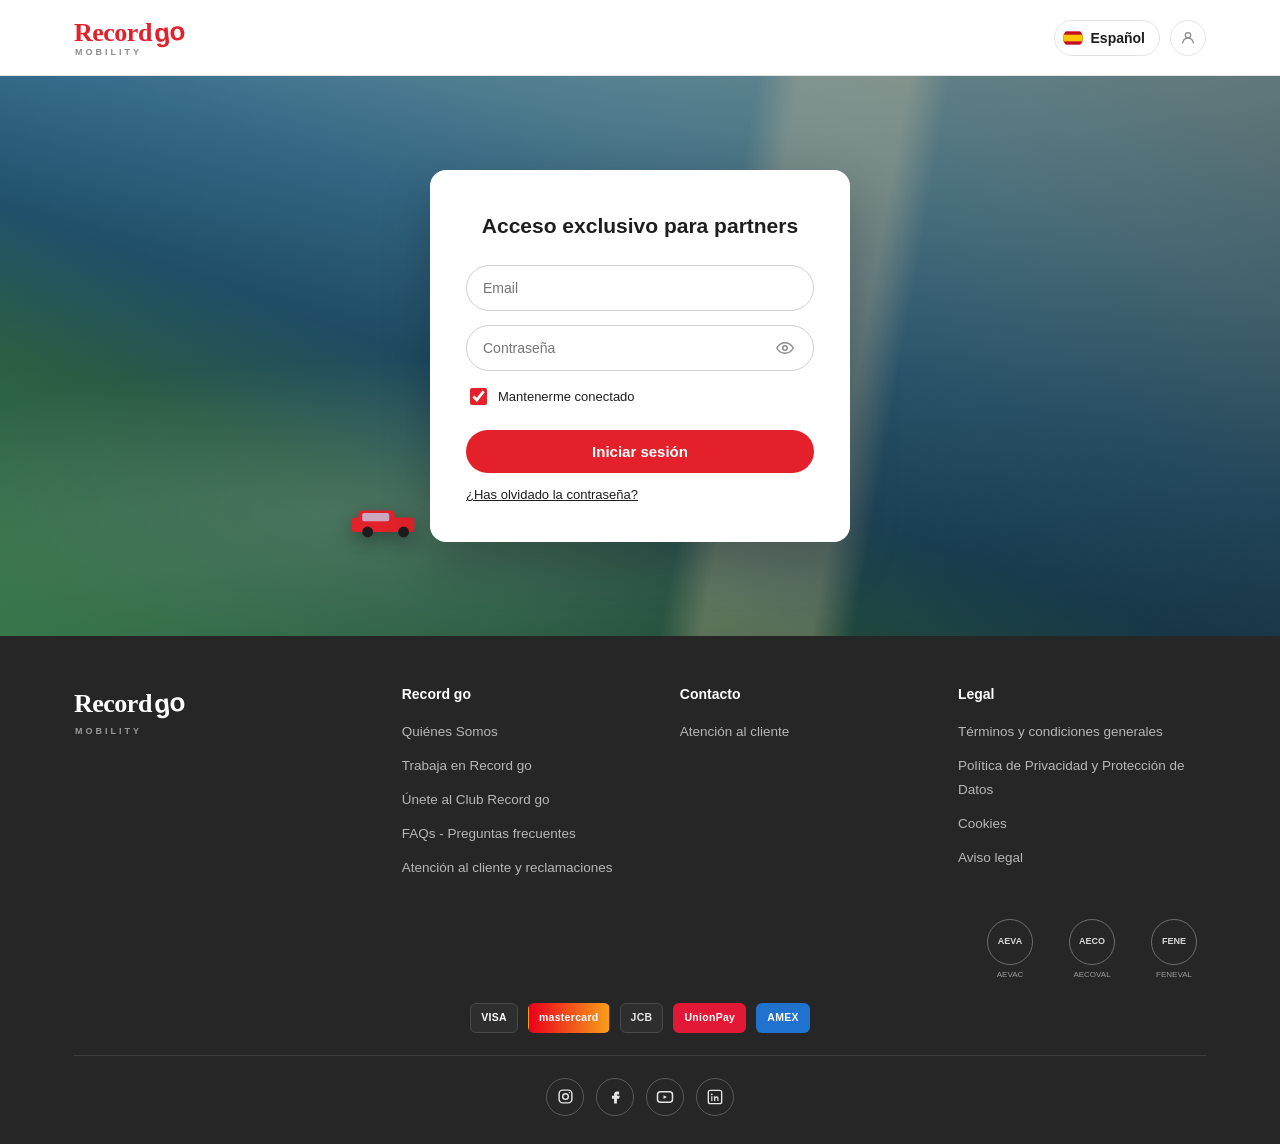
<file: index.html>
<!doctype html>
<html lang="es">
<head>
<meta charset="UTF-8" />
<meta name="viewport" content="width=device-width, initial-scale=1.0" />
<title>Record go | Partner Portal</title>
<meta name="description" content="Portal de partners de Record go: consulta y gestiona reservas, contratos, cargos, facturas y documentación." />
<link rel="icon" href="data:image/svg+xml,%3Csvg xmlns='http://www.w3.org/2000/svg' viewBox='0 0 100 100'%3E%3Crect width='100' height='100' rx='20' fill='%23E4212B'/%3E%3Ctext x='50' y='68' font-size='60' font-family='Arial, sans-serif' font-weight='900' fill='white' text-anchor='middle'%3ER%3C/text%3E%3C/svg%3E">
<link rel="stylesheet" href="assets/css/style.css" />
</head>
<body>

<div id="header-root"></div>

<main id="app" role="main"></main>

<div id="footer-root"></div>

<!-- Overlays / Modals -->
<div id="overlay-root"></div>

<script src="assets/js/data.js"></script>
<script src="assets/js/app.js"></script>
</body>
</html>
</file>
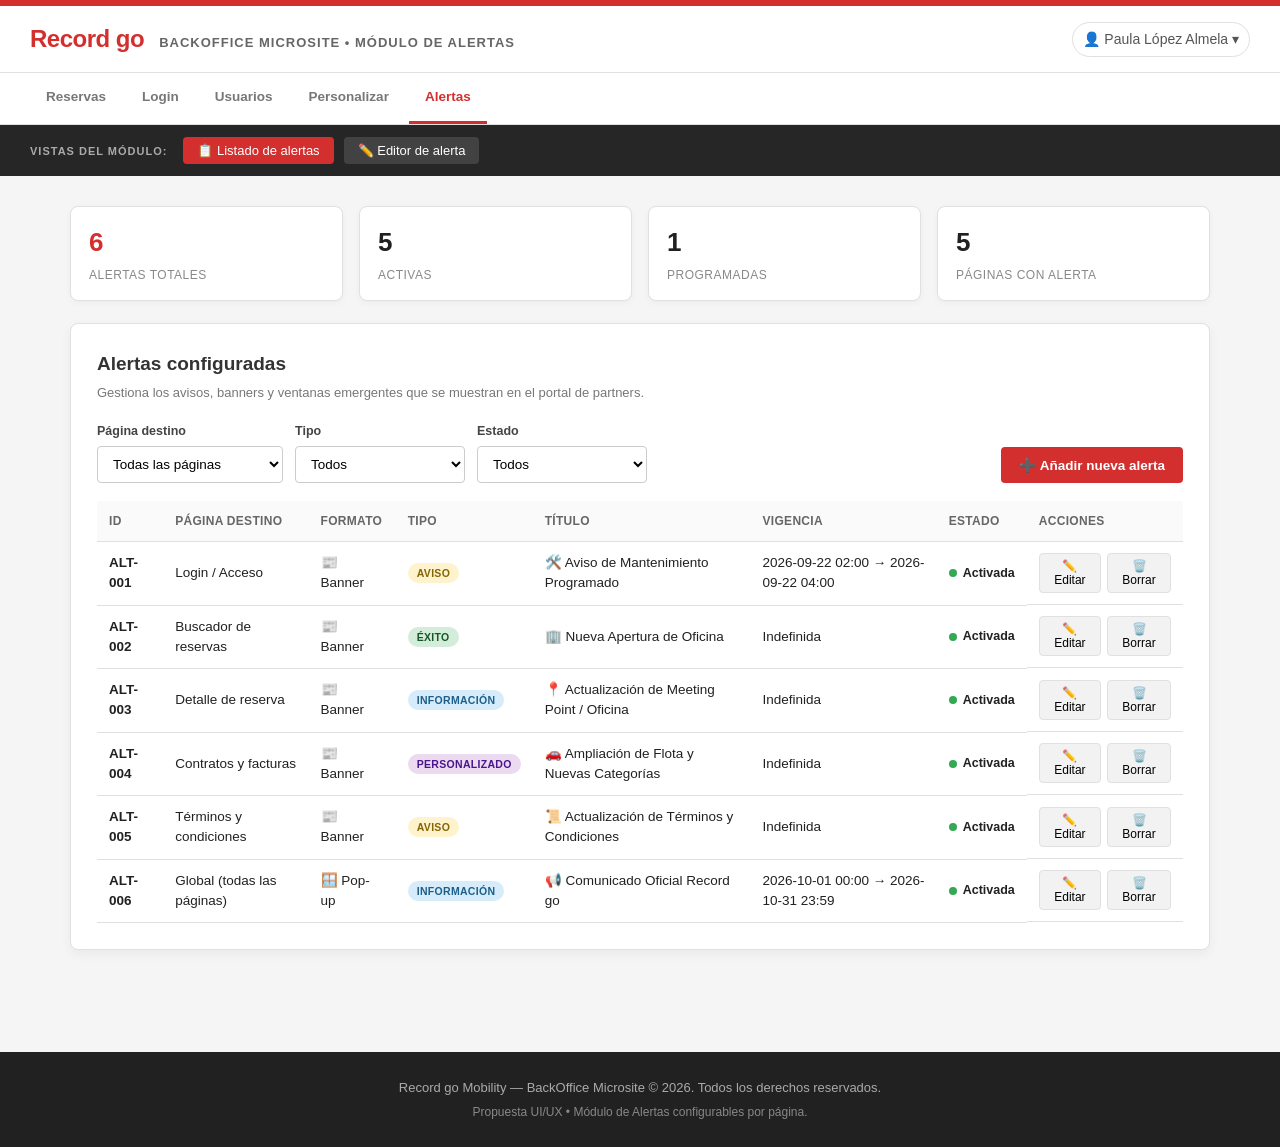
<file: backoffice-alertas-microsite.html>
<!DOCTYPE html>
<html lang="es">
<head>
<meta charset="UTF-8">
<meta name="viewport" content="width=device-width, initial-scale=1.0">
<title>Record go Partners Hub - BackOffice · Módulo de Alertas</title>
<style>
    :root {
        --primary: #d32f2f;
        --primary-dark: #b71c1c;
        --dark: #212121;
        --gray-bg: #f5f5f5;
        --border-color: #e0e0e0;

        --info-bg: #e8f4fd;    --info-border: #0275d8; --info-text: #1d5f8a;
        --warning-bg: #fcf8e3; --warning-border: #f0ad4e; --warning-text: #8a6d3b;
        --success-bg: #e6f4ea; --success-border: #34a853; --success-text: #137333;
        --danger-bg: #f2dede;  --danger-border: #d9534f; --danger-text: #a94442;
        --custom-bg: #f3e5f5;  --custom-border: #ab47bc; --custom-text: #4a148c;
    }

    * {
        box-sizing: border-box;
        margin: 0;
        padding: 0;
        font-family: -apple-system, BlinkMacSystemFont, "Segoe UI", Roboto, Helvetica, Arial, sans-serif;
    }

    body {
        background-color: var(--gray-bg);
        color: var(--dark);
        line-height: 1.5;
    }

    .top-bar { background-color: var(--primary); height: 6px; width: 100%; }

    /* Header */
    header {
        background: #fff;
        padding: 15px 30px;
        display: flex;
        justify-content: space-between;
        align-items: center;
        border-bottom: 1px solid var(--border-color);
    }
    .logo-area { display: flex; align-items: baseline; gap: 15px; }
    .logo-area h1 { color: var(--primary); font-size: 24px; font-weight: 800; letter-spacing: -0.5px; }
    .logo-area span { font-size: 13px; color: #666; text-transform: uppercase; letter-spacing: 1px; font-weight: 600; }

    .user-nav { display: flex; align-items: center; gap: 12px; font-size: 14px; color: #555; position: relative; }
    .session-chip {
        display: flex; align-items: center; gap: 8px; cursor: pointer;
        padding: 6px 10px; border-radius: 20px; border: 1px solid var(--border-color);
    }
    .session-chip:hover { background: #fafafa; }
    .session-dropdown {
        position: absolute; top: 46px; right: 0; background: #fff;
        border: 1px solid var(--border-color); border-radius: 8px;
        box-shadow: 0 8px 20px rgba(0,0,0,0.12); width: 220px;
        display: none; z-index: 50; overflow: hidden;
    }
    .session-dropdown.open { display: block; }
    .session-dropdown .sd-head { padding: 14px; font-size: 13px; color: #666; border-bottom: 1px solid var(--border-color); }
    .session-dropdown .sd-head strong { display: block; color: var(--dark); font-size: 14px; }
    .session-dropdown button {
        width: 100%; text-align: left; background: none; border: none;
        padding: 12px 14px; font-size: 13px; color: var(--primary); cursor: pointer; font-weight: 600;
    }
    .session-dropdown button:hover { background: #fdeaea; }

    /* Real BackOffice nav */
    .bo-nav {
        background: #fff; padding: 0 30px; display: flex; gap: 4px;
        border-bottom: 1px solid var(--border-color);
    }
    .bo-nav a {
        display: inline-block; padding: 14px 16px; font-size: 13.5px; font-weight: 600;
        color: #777; text-decoration: none; border-bottom: 3px solid transparent; cursor: default;
    }
    .bo-nav a.current { color: var(--primary); border-bottom-color: var(--primary); }

    /* Demo Navigation Tabs (prototipo) */
    .demo-nav {
        background: #262626; color: #fff; padding: 12px 30px;
        display: flex; gap: 10px; overflow-x: auto; align-items: center; flex-wrap: wrap;
    }
    .demo-nav span.label {
        font-size: 11px; text-transform: uppercase; letter-spacing: 1px;
        color: #aaa; font-weight: bold; margin-right: 6px;
    }
    .tab-btn {
        background: #424242; color: #fff; border: none; padding: 6px 14px;
        border-radius: 4px; font-size: 13px; cursor: pointer; white-space: nowrap; transition: background 0.2s;
    }
    .tab-btn:hover, .tab-btn.active { background: var(--primary); }

    /* Content Sections */
    .section-view { display: none; padding: 30px 20px 60px; max-width: 1180px; margin: 0 auto; }
    .section-view.active { display: block; }

    .card {
        background: #fff; border-radius: 8px; padding: 26px;
        box-shadow: 0 4px 12px rgba(0,0,0,0.05); margin-bottom: 22px; border: 1px solid var(--border-color);
    }
    h2 { font-size: 19px; margin-bottom: 18px; color: #333; }
    h3 { font-size: 15px; margin-bottom: 10px; color: #333; }

    .subtitle { font-size: 13px; color: #777; margin-top: -14px; margin-bottom: 20px; }

    /* KPI cards */
    .kpi-row { display: grid; grid-template-columns: repeat(4, 1fr); gap: 16px; margin-bottom: 22px; }
    .kpi-card {
        background: #fff; border: 1px solid var(--border-color); border-radius: 8px;
        padding: 16px 18px; box-shadow: 0 2px 6px rgba(0,0,0,0.04);
    }
    .kpi-card .kpi-num { font-size: 26px; font-weight: 800; color: var(--dark); }
    .kpi-card .kpi-label { font-size: 12px; color: #888; text-transform: uppercase; letter-spacing: .5px; margin-top: 4px; }
    .kpi-card.accent .kpi-num { color: var(--primary); }

    /* Filters */
    .filters-bar { display: flex; gap: 12px; flex-wrap: wrap; align-items: flex-end; margin-bottom: 18px; }
    .filters-bar .form-group { margin-bottom: 0; min-width: 170px; }
    .filters-bar .spacer { flex: 1; }

    .form-group { margin-bottom: 15px; }
    .form-group label { display: block; font-size: 12.5px; font-weight: 600; margin-bottom: 5px; color: #444; }
    .form-control {
        width: 100%; padding: 9px 11px; border: 1px solid #ccc; border-radius: 4px; font-size: 13.5px;
        font-family: inherit; background: #fff;
    }
    textarea.form-control { resize: vertical; min-height: 70px; }
    .field-hint { font-size: 11.5px; color: #999; margin-top: 4px; }

    .btn-primary, .btn-secondary, .btn-ghost {
        border: none; padding: 11px 20px; border-radius: 4px; font-weight: 600;
        cursor: pointer; font-size: 14px; transition: background 0.2s, border-color .2s;
    }
    .btn-primary { background: var(--primary); color: #fff; }
    .btn-primary:hover { background: var(--primary-dark); }
    .btn-secondary { background: #fff; color: #555; border: 1px solid #ccc; }
    .btn-secondary:hover { background: #f5f5f5; }
    .btn-ghost { background: transparent; color: var(--primary); padding: 6px 10px; font-size: 13px; }
    .btn-block { width: 100%; }
    .btn-row { display: flex; gap: 10px; margin-top: 22px; }
    .btn-row .btn-primary, .btn-row .btn-secondary { flex: 1; }

    .btn-add {
        background: var(--primary); color: #fff; border: none; padding: 10px 18px;
        border-radius: 4px; font-weight: 600; font-size: 13.5px; cursor: pointer; white-space: nowrap;
    }
    .btn-add:hover { background: var(--primary-dark); }

    /* Alert Boxes Styling (idéntico al front de la microsite) */
    .alert-box {
        padding: 15px 18px; border-radius: 6px; margin-bottom: 16px; font-size: 13.5px;
        display: flex; align-items: flex-start; gap: 12px; box-shadow: 0 2px 5px rgba(0,0,0,0.03);
    }
    .alert-box.info     { background-color: var(--info-bg);    border-left: 4px solid var(--info-border);    color: var(--info-text); }
    .alert-box.warning  { background-color: var(--warning-bg); border-left: 4px solid var(--warning-border); color: var(--warning-text); }
    .alert-box.success  { background-color: var(--success-bg); border-left: 4px solid var(--success-border); color: var(--success-text); }
    .alert-box.danger   { background-color: var(--danger-bg);  border-left: 4px solid var(--danger-border);  color: var(--danger-text); }
    .alert-box.custom   { background-color: var(--custom-bg);  border-left: 4px solid var(--custom-border);  color: var(--custom-text); }
    .alert-icon { font-size: 17px; line-height: 1; }
    .alert-content strong { display: block; margin-bottom: 2px; font-size: 14px; }

    .table { width: 100%; border-collapse: collapse; margin-top: 6px; font-size: 13.5px; }
    .table th, .table td { padding: 11px 12px; text-align: left; border-bottom: 1px solid var(--border-color); vertical-align: middle; }
    .table th { background: #fafafa; font-weight: 600; font-size: 12px; text-transform: uppercase; letter-spacing: .3px; color: #666; }
    .table tr:hover td { background: #fcfcfc; }

    .badge { padding: 4px 9px; border-radius: 12px; font-size: 10.5px; font-weight: 700; text-transform: uppercase; letter-spacing: .3px; }
    .badge.info     { background: #d6ecfb; color: var(--info-text); }
    .badge.warning  { background: #fff3cd; color: #856404; }
    .badge.success  { background: #d4edda; color: #155724; }
    .badge.danger   { background: #f8d7da; color: #721c24; }
    .badge.custom   { background: #ecdaf1; color: var(--custom-text); }

    .status-pill { display: inline-flex; align-items: center; gap: 6px; font-size: 12.5px; font-weight: 600; }
    .status-dot { width: 8px; height: 8px; border-radius: 50%; display: inline-block; }
    .status-dot.on { background: #34a853; }
    .status-dot.off { background: #bbb; }

    /* Editor layout */
    .editor-grid { display: grid; grid-template-columns: 1.15fr 1fr; gap: 22px; align-items: start; }
    @media (max-width: 900px) { .editor-grid { grid-template-columns: 1fr; } }

    .picker-select-row { display: flex; gap: 14px; margin-bottom: 20px; flex-wrap: wrap; }
    .picker-select-row .form-group { flex: 1; min-width: 220px; margin-bottom: 0; }

    /* Lang tabs (ES/EN) */
    .lang-tabs { display: flex; gap: 6px; margin-bottom: 14px; }
    .lang-tab {
        background: #f0f0f0; border: 1px solid var(--border-color); color: #666;
        padding: 5px 14px; border-radius: 4px; font-size: 12.5px; font-weight: 700; cursor: pointer;
    }
    .lang-tab.active { background: var(--dark); color: #fff; border-color: var(--dark); }
    .lang-fields { display: none; }
    .lang-fields.active { display: block; }

    /* Formato radio cards */
    .radio-cards { display: flex; gap: 10px; margin-bottom: 6px; }
    .radio-card {
        flex: 1; border: 2px solid var(--border-color); border-radius: 6px; padding: 12px;
        cursor: pointer; text-align: center; font-size: 13px; font-weight: 600; color: #555; transition: .15s;
    }
    .radio-card .rc-icon { font-size: 20px; display: block; margin-bottom: 4px; }
    .radio-card:hover { border-color: #bbb; }
    .radio-card.selected { border-color: var(--primary); background: #fdeceb; color: var(--primary-dark); }

    /* Tipo swatches */
    .type-swatches { display: flex; gap: 8px; flex-wrap: wrap; margin-bottom: 6px; }
    .type-swatch {
        border: 2px solid var(--border-color); border-radius: 6px; padding: 8px 12px;
        font-size: 12.5px; font-weight: 700; cursor: pointer; display: flex; align-items: center; gap: 6px;
        background: #fff; color: #555;
    }
    .type-swatch .dot { width: 10px; height: 10px; border-radius: 50%; display: inline-block; }
    .type-swatch[data-type="info"] .dot { background: var(--info-border); }
    .type-swatch[data-type="warning"] .dot { background: var(--warning-border); }
    .type-swatch[data-type="success"] .dot { background: var(--success-border); }
    .type-swatch[data-type="danger"] .dot { background: var(--danger-border); }
    .type-swatch[data-type="custom"] .dot { background: var(--custom-border); }
    .type-swatch.selected { border-color: var(--dark); background: #f5f5f5; }

    .color-picker-row { display: flex; gap: 14px; margin: 10px 0 4px; }
    .color-picker-row div { display: flex; flex-direction: column; gap: 4px; }
    .color-picker-row label { font-size: 11.5px; color: #777; font-weight: 600; }
    .color-picker-row input[type="color"] { width: 46px; height: 30px; border: 1px solid #ccc; border-radius: 4px; padding: 2px; cursor: pointer; }

    /* Icon picker */
    .icon-row { display: flex; gap: 8px; align-items: center; }
    .icon-row .form-control { max-width: 90px; text-align: center; font-size: 18px; }
    .icon-presets { display: flex; gap: 6px; flex-wrap: wrap; }
    .icon-preset-btn {
        background: #fafafa; border: 1px solid var(--border-color); border-radius: 4px;
        font-size: 16px; padding: 5px 8px; cursor: pointer; line-height: 1;
    }
    .icon-preset-btn:hover { border-color: var(--primary); }

    /* Toggle switch */
    .switch-row { display: flex; align-items: center; gap: 10px; }
    .switch { position: relative; display: inline-block; width: 42px; height: 24px; flex-shrink: 0; }
    .switch input { opacity: 0; width: 0; height: 0; }
    .slider { position: absolute; cursor: pointer; inset: 0; background-color: #ccc; border-radius: 24px; transition: .2s; }
    .slider::before { position: absolute; content: ""; height: 18px; width: 18px; left: 3px; bottom: 3px; background-color: white; border-radius: 50%; transition: .2s; }
    .switch input:checked + .slider { background-color: var(--primary); }
    .switch input:checked + .slider::before { transform: translateX(18px); }

    .schedule-row { display: flex; gap: 12px; }
    .schedule-row .form-group { flex: 1; }
    .checkbox-line { display: flex; align-items: center; gap: 7px; font-size: 13px; color: #555; margin: 6px 0 14px; }

    /* Preview */
    .preview-sticky { position: sticky; top: 20px; }
    .browser-frame { border: 1px solid var(--border-color); border-radius: 8px; overflow: hidden; background: #fff; box-shadow: 0 4px 14px rgba(0,0,0,0.06); }
    .browser-frame-bar { background: #ececec; padding: 9px 12px; display: flex; align-items: center; gap: 6px; border-bottom: 1px solid var(--border-color); }
    .browser-dot { width: 9px; height: 9px; border-radius: 50%; background: #ddd; }
    .browser-dot:nth-child(1) { background: #ff5f57; }
    .browser-dot:nth-child(2) { background: #febc2e; }
    .browser-dot:nth-child(3) { background: #28c840; }
    .browser-url { margin-left: 10px; font-size: 11.5px; color: #888; background: #fff; border-radius: 10px; padding: 3px 10px; border: 1px solid #ddd; flex: 1; overflow: hidden; text-overflow: ellipsis; white-space: nowrap; }
    .browser-body { padding: 22px 20px; min-height: 340px; background: var(--gray-bg); position: relative; }

    .mock-card { background: #fff; border-radius: 8px; padding: 18px; border: 1px solid var(--border-color); font-size: 12.5px; color: #555; }
    .mock-title { font-size: 14px; font-weight: 700; color: #333; margin-bottom: 10px; text-align: center; }
    .mock-input { border: 1px solid #ccc; border-radius: 4px; padding: 7px 9px; font-size: 12px; color: #999; margin-bottom: 8px; }
    .mock-btn { background: var(--primary); color: #fff; text-align: center; padding: 8px; border-radius: 4px; font-size: 12.5px; font-weight: 600; }
    .mock-table { width: 100%; border-collapse: collapse; font-size: 11.5px; margin-top: 8px; }
    .mock-table th, .mock-table td { padding: 6px 8px; border-bottom: 1px solid var(--border-color); text-align: left; }
    .mock-table th { color: #888; font-weight: 600; }
    .mock-line { height: 8px; background: #eee; border-radius: 4px; margin-bottom: 7px; }
    .mock-line.short { width: 55%; }

    .preview-caption { font-size: 12px; color: #888; margin-top: 10px; text-align: center; }

    /* Modal preview overlay (para formato pop-up) */
    .mock-modal-overlay { position: absolute; inset: 0; background: rgba(0,0,0,0.45); display: flex; align-items: center; justify-content: center; border-radius: 0 0 8px 8px; }
    .mock-modal-card { background: #fff; padding: 22px; border-radius: 8px; max-width: 280px; width: 88%; box-shadow: 0 10px 25px rgba(0,0,0,0.2); border-top: 5px solid var(--primary); text-align: left; position: relative; }
    .mock-modal-close { position: absolute; top: 10px; right: 12px; font-size: 13px; color: #999; }

    .table-actions { display: flex; gap: 6px; }
    .icon-btn { background: #f2f2f2; border: 1px solid var(--border-color); border-radius: 4px; padding: 5px 9px; font-size: 12px; cursor: pointer; }
    .icon-btn:hover { background: #e6e6e6; }
    .icon-btn.danger:hover { background: #f8d7da; }

    /* Toast */
    .toast {
        position: fixed; bottom: 26px; left: 50%; transform: translateX(-50%) translateY(20px);
        background: #1b5e20; color: #fff; padding: 14px 22px; border-radius: 6px;
        font-size: 14px; font-weight: 600; box-shadow: 0 8px 22px rgba(0,0,0,0.25);
        opacity: 0; pointer-events: none; transition: all .3s ease; z-index: 2000;
        display: flex; align-items: center; gap: 10px;
    }
    .toast.show { opacity: 1; transform: translateX(-50%) translateY(0); }

    footer { background: #212121; color: #aaa; padding: 26px; text-align: center; font-size: 13px; margin-top: 20px; }
</style>
</head>
<body>

<div class="top-bar"></div>

<header>
    <div class="logo-area">
        <h1>Record go</h1>
        <span>BackOffice Microsite • Módulo de Alertas</span>
    </div>
    <div class="user-nav">
        <div class="session-chip" onclick="document.getElementById('sessionDropdown').classList.toggle('open')">
            👤 Paula López Almela ▾
        </div>
        <div class="session-dropdown" id="sessionDropdown">
            <div class="sd-head">Sesión activa<strong>paula.lopez@recordrentacar.com</strong></div>
            <button>Cerrar sesión</button>
        </div>
    </div>
</header>

<!-- Navegación real del BackOffice -->
<nav class="bo-nav">
    <a>Reservas</a>
    <a>Login</a>
    <a>Usuarios</a>
    <a>Personalizar</a>
    <a class="current">Alertas</a>
</nav>

<!-- Navegación del prototipo -->
<div class="demo-nav">
    <span class="label">Vistas del módulo:</span>
    <button class="tab-btn active" onclick="switchView('listado')">📋 Listado de alertas</button>
    <button class="tab-btn" onclick="switchView('editor')">✏️ Editor de alerta</button>
</div>

<!-- ============ VISTA 1: LISTADO ============ -->
<div id="listado" class="section-view active">

    <div class="kpi-row">
        <div class="kpi-card accent"><div class="kpi-num">6</div><div class="kpi-label">Alertas totales</div></div>
        <div class="kpi-card"><div class="kpi-num">5</div><div class="kpi-label">Activas</div></div>
        <div class="kpi-card"><div class="kpi-num">1</div><div class="kpi-label">Programadas</div></div>
        <div class="kpi-card"><div class="kpi-num">5</div><div class="kpi-label">Páginas con alerta</div></div>
    </div>

    <div class="card">
        <h2>Alertas configuradas</h2>
        <p class="subtitle">Gestiona los avisos, banners y ventanas emergentes que se muestran en el portal de partners.</p>

        <div class="filters-bar">
            <div class="form-group">
                <label>Página destino</label>
                <select class="form-control">
                    <option>Todas las páginas</option>
                    <option>Login / Acceso</option>
                    <option>Buscador de reservas</option>
                    <option>Detalle de reserva</option>
                    <option>Contratos y facturas</option>
                    <option>Términos y condiciones</option>
                </select>
            </div>
            <div class="form-group">
                <label>Tipo</label>
                <select class="form-control">
                    <option>Todos</option>
                    <option>Información</option>
                    <option>Aviso</option>
                    <option>Éxito</option>
                    <option>Peligro</option>
                    <option>Personalizado</option>
                </select>
            </div>
            <div class="form-group">
                <label>Estado</label>
                <select class="form-control">
                    <option>Todos</option>
                    <option>Activada</option>
                    <option>Desactivada</option>
                </select>
            </div>
            <div class="spacer"></div>
            <button class="btn-add" onclick="crearNueva()">➕ Añadir nueva alerta</button>
        </div>

        <table class="table">
            <thead>
                <tr>
                    <th>ID</th>
                    <th>Página destino</th>
                    <th>Formato</th>
                    <th>Tipo</th>
                    <th>Título</th>
                    <th>Vigencia</th>
                    <th>Estado</th>
                    <th>Acciones</th>
                </tr>
            </thead>
            <tbody id="listadoBody"><!-- generado por JS --></tbody>
        </table>
    </div>
</div>

<!-- ============ VISTA 2: EDITOR ============ -->
<div id="editor" class="section-view">
    <div class="card" style="margin-bottom:18px;">
        <div class="picker-select-row">
            <div class="form-group">
                <label>Página / sección de la microsite</label>
                <select class="form-control" id="pageSelect" onchange="loadAlert(this.value)">
                    <option value="login">Login / Acceso</option>
                    <option value="buscador">Buscador de reservas</option>
                    <option value="detalle">Detalle de reserva</option>
                    <option value="contratos">Contratos y facturas</option>
                    <option value="terminos">Términos y condiciones</option>
                    <option value="popup">Global (ventana emergente en cualquier página)</option>
                </select>
            </div>
            <div class="form-group">
                <label>Alerta en esta página</label>
                <select class="form-control" id="alertExistingSelect" onchange="loadAlert(document.getElementById('pageSelect').value)">
                    <option value="existing">Alerta existente (editar)</option>
                    <option value="new">➕ Nueva alerta para esta página</option>
                </select>
            </div>
        </div>
    </div>

    <div class="editor-grid">
        <!-- Columna configuración -->
        <div class="card">
            <h2>Configuración de la alerta</h2>

            <div class="form-group">
                <label>Formato de la alerta</label>
                <div class="radio-cards">
                    <div class="radio-card" data-format="banner" onclick="setFormat('banner')">
                        <span class="rc-icon">📰</span> Banner integrado en la página
                    </div>
                    <div class="radio-card" data-format="modal" onclick="setFormat('modal')">
                        <span class="rc-icon">🪟</span> Ventana emergente (modal)
                    </div>
                </div>
            </div>

            <div class="form-group">
                <label>Tipo / estilo visual</label>
                <div class="type-swatches" id="typeSwatches">
                    <div class="type-swatch" data-type="info" onclick="setType('info')"><span class="dot"></span> Información</div>
                    <div class="type-swatch" data-type="warning" onclick="setType('warning')"><span class="dot"></span> Aviso</div>
                    <div class="type-swatch" data-type="success" onclick="setType('success')"><span class="dot"></span> Éxito</div>
                    <div class="type-swatch" data-type="danger" onclick="setType('danger')"><span class="dot"></span> Peligro</div>
                    <div class="type-swatch" data-type="custom" onclick="setType('custom')"><span class="dot"></span> Personalizado</div>
                </div>
                <div class="color-picker-row" id="customColorRow" style="display:none;">
                    <div><label>Fondo</label><input type="color" id="customBg" value="#f3e5f5" oninput="renderPreview()"></div>
                    <div><label>Borde</label><input type="color" id="customBorder" value="#ab47bc" oninput="renderPreview()"></div>
                    <div><label>Texto</label><input type="color" id="customText" value="#4a148c" oninput="renderPreview()"></div>
                </div>
            </div>

            <div class="form-group">
                <label>Icono</label>
                <div class="icon-row">
                    <input type="text" class="form-control" id="iconInput" value="🛠️" maxlength="4" oninput="renderPreview()">
                    <div class="icon-presets">
                        <button type="button" class="icon-preset-btn" onclick="pickIcon('🛠️')">🛠️</button>
                        <button type="button" class="icon-preset-btn" onclick="pickIcon('🏢')">🏢</button>
                        <button type="button" class="icon-preset-btn" onclick="pickIcon('📍')">📍</button>
                        <button type="button" class="icon-preset-btn" onclick="pickIcon('🚗')">🚗</button>
                        <button type="button" class="icon-preset-btn" onclick="pickIcon('📜')">📜</button>
                        <button type="button" class="icon-preset-btn" onclick="pickIcon('📢')">📢</button>
                        <button type="button" class="icon-preset-btn" onclick="pickIcon('ℹ️')">ℹ️</button>
                        <button type="button" class="icon-preset-btn" onclick="pickIcon('✅')">✅</button>
                    </div>
                </div>
            </div>

            <h3 style="margin-top:22px;">Contenido</h3>
            <div class="lang-tabs">
                <button type="button" class="lang-tab active" data-lang="es" onclick="setLang('es')">ES</button>
                <button type="button" class="lang-tab" data-lang="en" onclick="setLang('en')">EN</button>
            </div>

            <div class="lang-fields active" id="langFieldsEs">
                <div class="form-group">
                    <label>Título (ES)</label>
                    <input type="text" class="form-control" id="titleEs" oninput="renderPreview()">
                </div>
                <div class="form-group">
                    <label>Mensaje (ES)</label>
                    <textarea class="form-control" id="msgEs" oninput="renderPreview()"></textarea>
                    <div class="field-hint">Puedes usar &lt;strong&gt; y &lt;em&gt; para resaltar texto dentro del mensaje.</div>
                </div>
            </div>
            <div class="lang-fields" id="langFieldsEn">
                <div class="form-group">
                    <label>Título (EN)</label>
                    <input type="text" class="form-control" id="titleEn">
                </div>
                <div class="form-group">
                    <label>Mensaje (EN)</label>
                    <textarea class="form-control" id="msgEn"></textarea>
                    <div class="field-hint">You can use &lt;strong&gt; and &lt;em&gt; to highlight text within the message.</div>
                </div>
            </div>

            <h3 style="margin-top:22px;">Programación</h3>
            <div class="checkbox-line">
                <input type="checkbox" id="indefiniteCheck" onchange="toggleIndefinite()">
                <label for="indefiniteCheck">Mostrar de forma indefinida (sin fecha de fin)</label>
            </div>
            <div class="schedule-row">
                <div class="form-group">
                    <label>Fecha y hora de inicio</label>
                    <input type="datetime-local" class="form-control" id="startDate">
                </div>
                <div class="form-group">
                    <label>Fecha y hora de fin</label>
                    <input type="datetime-local" class="form-control" id="endDate">
                </div>
            </div>

            <div class="form-group" id="priorityGroup">
                <label>Prioridad / orden de aparición</label>
                <input type="number" class="form-control" id="priorityInput" min="1" value="1" style="max-width:120px;">
                <div class="field-hint">Si una página tiene varias alertas activas, se muestran ordenadas de menor a mayor.</div>
            </div>

            <div class="form-group">
                <label>Estado</label>
                <div class="switch-row">
                    <label class="switch">
                        <input type="checkbox" id="statusToggle" checked onchange="renderPreview()">
                        <span class="slider"></span>
                    </label>
                    <span id="statusLabel" style="font-size:13px; font-weight:600; color:#333;">Activada</span>
                </div>
            </div>

            <div class="btn-row">
                <button class="btn-secondary" onclick="switchView('listado')">Cancelar</button>
                <button class="btn-primary" onclick="guardarCambios()">Guardar cambios</button>
            </div>
        </div>

        <!-- Columna vista previa -->
        <div class="preview-sticky">
            <div class="card">
                <h2>Vista previa en vivo</h2>
                <div class="browser-frame">
                    <div class="browser-frame-bar">
                        <span class="browser-dot"></span><span class="browser-dot"></span><span class="browser-dot"></span>
                        <span class="browser-url" id="previewUrl">partners.recordgo.com/login</span>
                    </div>
                    <div class="browser-body" id="previewBody"><!-- generado por JS --></div>
                </div>
                <p class="preview-caption">Así se verá la alerta en <strong id="previewPageName">Login / Acceso</strong> con los cambios actuales.</p>
            </div>
        </div>
    </div>
</div>

<div class="toast" id="toast">✅ ¡Cambios guardados y publicados con éxito!</div>

<footer>
    <p>Record go Mobility — BackOffice Microsite &copy; 2026. Todos los derechos reservados.</p>
    <p style="margin-top:5px; font-size:12px; color:#888;">Propuesta UI/UX • Módulo de Alertas configurables por página.</p>
</footer>

<script>
    const PAGE_META = {
        login:     { name: 'Login / Acceso',            url: 'partners.recordgo.com/login' },
        buscador:  { name: 'Buscador de reservas',       url: 'partners.recordgo.com/reservas' },
        detalle:   { name: 'Detalle de reserva',         url: 'partners.recordgo.com/reservas/784034158-1' },
        contratos: { name: 'Contratos y facturas',       url: 'partners.recordgo.com/contratos/784034158-1' },
        terminos:  { name: 'Términos y condiciones',     url: 'partners.recordgo.com/terminos' },
        popup:     { name: 'Global (todas las páginas)', url: 'partners.recordgo.com/*' }
    };

    const ALERTS = {
        login: {
            format: 'banner', type: 'warning', icon: '🛠️',
            titleEs: 'Aviso de Mantenimiento Programado',
            msgEs: 'El próximo martes de 02:00 a 04:00 AM el portal de partners permanecerá inactivo por actualización de sistemas MOSY.',
            titleEn: 'Scheduled Maintenance Notice',
            msgEn: 'Next Tuesday from 02:00 to 04:00 AM the partner portal will be unavailable due to a MOSY systems update.',
            start: '2026-09-22T02:00', end: '2026-09-22T04:00', indefinite: false, priority: 1, status: true
        },
        buscador: {
            format: 'banner', type: 'success', icon: '🏢',
            titleEs: 'Nueva Apertura de Oficina',
            msgEs: 'Ya se encuentra operativa nuestra nueva delegación en <em>Valencia Estación Joaquín Sorolla (VLC-S)</em> con servicio de entrega exprés para reservas de brokers.',
            titleEn: 'New Office Opening',
            msgEn: 'Our new branch at <em>Valencia Joaquín Sorolla Station (VLC-S)</em> is now operative, with express delivery service for broker bookings.',
            start: '2026-09-15T00:00', end: '', indefinite: true, priority: 1, status: true
        },
        detalle: {
            format: 'banner', type: 'info', icon: '📍',
            titleEs: 'Actualización de Meeting Point / Oficina',
            msgEs: 'A partir del 1 de octubre, el punto de encuentro (Meet &amp; Greet) para las recogidas en la delegación de <em>Milán Bérgamo</em> se traslada temporalmente a la salida de llegadas B, zona de lanzaderas de cortesía.',
            titleEn: 'Meeting Point / Office Update',
            msgEn: 'From October 1st, the Meet &amp; Greet point for pick-ups at the <em>Milan Bergamo</em> branch will temporarily move to arrivals exit B, courtesy shuttle area.',
            start: '2026-10-01T00:00', end: '', indefinite: true, priority: 1, status: true
        },
        contratos: {
            format: 'banner', type: 'custom', icon: '🚗',
            customBg: '#f3e5f5', customBorder: '#ab47bc', customText: '#4a148c',
            titleEs: 'Ampliación de Flota y Nuevas Categorías',
            msgEs: 'Hemos incorporado nuevas categorías híbridas y eléctricas (SUV Compactos y Berlina EV - Grupos XDPH y E-SUV) ya disponibles para tarificación y bloqueo en los canales de broker.',
            titleEn: 'Fleet Expansion and New Categories',
            msgEn: 'New hybrid and electric categories (Compact SUV and EV Sedan - Groups XDPH and E-SUV) are now available for pricing and blocking in broker channels.',
            start: '2026-09-10T00:00', end: '', indefinite: true, priority: 1, status: true
        },
        terminos: {
            format: 'banner', type: 'warning', icon: '📜',
            titleEs: 'Actualización de Términos y Condiciones',
            msgEs: 'La última actualización de las condiciones generales B2B se aplica desde el <strong>1 de octubre</strong>. Se han revisado las políticas de franquicia y cobertura para flotas de alquiler internacional.',
            titleEn: 'Terms and Conditions Update',
            msgEn: 'The latest update to the B2B general terms applies from <strong>October 1st</strong>. Excess and coverage policies for international rental fleets have been revised.',
            start: '2026-10-01T00:00', end: '', indefinite: true, priority: 1, status: true
        },
        popup: {
            format: 'modal', type: 'info', icon: '📢',
            titleEs: 'Comunicado Oficial Record go',
            msgEs: 'Estimado partner, le recordamos revisar las nuevas directrices operativas y de flota vigentes desde este mes de octubre en su panel principal.',
            titleEn: 'Official Record go Announcement',
            msgEn: 'Dear partner, please remember to review the new operational and fleet guidelines in effect this October on your main dashboard.',
            start: '2026-10-01T00:00', end: '2026-10-31T23:59', indefinite: false, priority: 1, status: true
        }
    };

    let currentFormat = 'banner';
    let currentType = 'warning';
    let currentLang = 'es';
    let currentPage = 'login';

    function switchView(id) {
        document.querySelectorAll('.section-view').forEach(el => el.classList.remove('active'));
        document.querySelectorAll('.demo-nav .tab-btn').forEach(el => el.classList.remove('active'));
        document.getElementById(id).classList.add('active');
        event.target.classList.add('active');
        if (id === 'editor') renderPreview();
    }

    function crearNueva() {
        switchView('editor');
        document.querySelectorAll('.demo-nav .tab-btn')[1].classList.add('active');
        document.querySelectorAll('.demo-nav .tab-btn')[0].classList.remove('active');
        document.getElementById('editor').classList.add('active');
        document.getElementById('listado').classList.remove('active');
        document.getElementById('alertExistingSelect').value = 'new';
    }

    function editarAlerta(pageKey) {
        document.getElementById('editor').classList.add('active');
        document.getElementById('listado').classList.remove('active');
        document.querySelectorAll('.demo-nav .tab-btn')[1].classList.add('active');
        document.querySelectorAll('.demo-nav .tab-btn')[0].classList.remove('active');
        document.getElementById('pageSelect').value = pageKey;
        document.getElementById('alertExistingSelect').value = 'existing';
        loadAlert(pageKey);
    }

    function loadAlert(pageKey) {
        currentPage = pageKey;
        const isNew = document.getElementById('alertExistingSelect').value === 'new';
        const a = isNew ? {
            format: 'banner', type: 'info', icon: 'ℹ️',
            titleEs: '', msgEs: '', titleEn: '', msgEn: '',
            start: '', end: '', indefinite: true, priority: 1, status: false
        } : ALERTS[pageKey];

        setFormat(a.format);
        setType(a.type);
        if (a.type === 'custom') {
            document.getElementById('customBg').value = a.customBg || '#f3e5f5';
            document.getElementById('customBorder').value = a.customBorder || '#ab47bc';
            document.getElementById('customText').value = a.customText || '#4a148c';
        }
        document.getElementById('iconInput').value = a.icon;
        document.getElementById('titleEs').value = a.titleEs;
        document.getElementById('msgEs').value = a.msgEs;
        document.getElementById('titleEn').value = a.titleEn;
        document.getElementById('msgEn').value = a.msgEn;
        document.getElementById('startDate').value = a.start;
        document.getElementById('endDate').value = a.end;
        document.getElementById('indefiniteCheck').checked = a.indefinite;
        document.getElementById('priorityInput').value = a.priority;
        document.getElementById('statusToggle').checked = a.status;
        toggleIndefinite();

        renderPreview();
    }

    function setFormat(fmt) {
        currentFormat = fmt;
        document.querySelectorAll('.radio-card').forEach(el => el.classList.toggle('selected', el.dataset.format === fmt));
        document.getElementById('priorityGroup').style.display = (fmt === 'banner') ? 'block' : 'none';
        renderPreview();
    }

    function setType(type) {
        currentType = type;
        document.querySelectorAll('.type-swatch').forEach(el => el.classList.toggle('selected', el.dataset.type === type));
        document.getElementById('customColorRow').style.display = (type === 'custom') ? 'flex' : 'none';
        renderPreview();
    }

    function pickIcon(icon) {
        document.getElementById('iconInput').value = icon;
        renderPreview();
    }

    function setLang(lang) {
        currentLang = lang;
        document.querySelectorAll('.lang-tab').forEach(el => el.classList.toggle('active', el.dataset.lang === lang));
        document.getElementById('langFieldsEs').classList.toggle('active', lang === 'es');
        document.getElementById('langFieldsEn').classList.toggle('active', lang === 'en');
    }

    function toggleIndefinite() {
        const indefinite = document.getElementById('indefiniteCheck').checked;
        document.getElementById('endDate').disabled = indefinite;
        if (indefinite) document.getElementById('endDate').value = '';
        renderPreview();
    }

    function renderPreview() {
        const meta = PAGE_META[currentPage];
        document.getElementById('previewUrl').textContent = meta.url;
        document.getElementById('previewPageName').textContent = meta.name;

        const icon = document.getElementById('iconInput').value || 'ℹ️';
        const title = document.getElementById('titleEs').value || '(Sin título)';
        const msg = document.getElementById('msgEs').value || 'Escribe el mensaje de la alerta…';
        const active = document.getElementById('statusToggle').checked;
        document.getElementById('statusLabel').textContent = active ? 'Activada' : 'Desactivada';

        let alertStyle = '';
        let alertClass = 'alert-box ' + currentType;
        if (currentType === 'custom') {
            const bg = document.getElementById('customBg').value;
            const border = document.getElementById('customBorder').value;
            const text = document.getElementById('customText').value;
            alertStyle = `style="background-color:${bg}; border-left-color:${border}; color:${text};"`;
        }

        const alertHtml = active ? `
            <div class="${alertClass}" ${alertStyle}>
                <span class="alert-icon">${icon}</span>
                <div class="alert-content"><strong>${title}</strong>${msg}</div>
            </div>` : '';

        let pageMock = '';
        if (currentPage === 'login') {
            pageMock = `<div class="mock-card" style="max-width:280px;margin:0 auto;">
                <div class="mock-title">Acceso exclusivo para partners</div>
                <div class="mock-input">Email</div><div class="mock-input">Contraseña</div>
                <div class="mock-btn">Iniciar sesión</div>
            </div>`;
        } else if (currentPage === 'buscador') {
            pageMock = `<div class="mock-card">
                <div class="mock-line short"></div>
                <table class="mock-table"><thead><tr><th>Referencia</th><th>Estado</th><th>Cliente</th></tr></thead>
                <tbody><tr><td>784034158-1</td><td>Finalizada</td><td>Bartosz Krawczyz</td></tr></tbody></table>
            </div>`;
        } else if (currentPage === 'detalle') {
            pageMock = `<div class="mock-card">
                <div class="mock-line"></div><div class="mock-line short"></div>
                <div class="mock-line" style="width:70%;"></div>
            </div>`;
        } else if (currentPage === 'contratos') {
            pageMock = `<div class="mock-card">
                <table class="mock-table"><thead><tr><th>Fecha</th><th>Documento</th></tr></thead>
                <tbody><tr><td>17-06-2025</td><td>CON-BGY-998234</td></tr></tbody></table>
            </div>`;
        } else if (currentPage === 'terminos') {
            pageMock = `<div class="mock-card">
                <div class="mock-line"></div><div class="mock-line"></div><div class="mock-line short"></div>
            </div>`;
        } else if (currentPage === 'popup') {
            pageMock = `<div class="mock-card">
                <div class="mock-line short"></div><div class="mock-line"></div>
                <table class="mock-table"><thead><tr><th>Referencia</th><th>Estado</th></tr></thead>
                <tbody><tr><td>784034158-1</td><td>Finalizada</td></tr></tbody></table>
            </div>`;
        }

        let body = '';
        if (currentFormat === 'modal') {
            body = pageMock + (active ? `
                <div class="mock-modal-overlay">
                    <div class="mock-modal-card">
                        <span class="mock-modal-close">✕</span>
                        <h3 style="color:var(--primary); font-size:15px; margin-bottom:8px;">${icon} ${title}</h3>
                        <p style="font-size:12.5px; color:#555; margin-bottom:12px;">${msg}</p>
                        <div class="mock-btn" style="font-size:11.5px;">Entendido</div>
                    </div>
                </div>` : '');
        } else {
            body = alertHtml + pageMock;
        }

        document.getElementById('previewBody').innerHTML = body;
    }

    function renderListado() {
        const rows = Object.keys(ALERTS).map(key => {
            const a = ALERTS[key];
            const meta = PAGE_META[key];
            const vigencia = a.indefinite ? 'Indefinida' : `${a.start.replace('T',' ')} → ${a.end.replace('T',' ')}`;
            const typeLabel = { info: 'Información', warning: 'Aviso', success: 'Éxito', danger: 'Peligro', custom: 'Personalizado' }[a.type];
            return `<tr>
                <td><strong>ALT-00${Object.keys(ALERTS).indexOf(key) + 1}</strong></td>
                <td>${meta.name}</td>
                <td>${a.format === 'modal' ? '🪟 Pop-up' : '📰 Banner'}</td>
                <td><span class="badge ${a.type}">${typeLabel}</span></td>
                <td>${a.icon} ${a.titleEs}</td>
                <td>${vigencia}</td>
                <td><span class="status-pill"><span class="status-dot ${a.status ? 'on' : 'off'}"></span>${a.status ? 'Activada' : 'Desactivada'}</span></td>
                <td class="table-actions">
                    <button class="icon-btn" onclick="editarAlerta('${key}')">✏️ Editar</button>
                    <button class="icon-btn danger">🗑️ Borrar</button>
                </td>
            </tr>`;
        }).join('');
        document.getElementById('listadoBody').innerHTML = rows;
    }

    function guardarCambios() {
        const toast = document.getElementById('toast');
        toast.classList.add('show');
        setTimeout(() => toast.classList.remove('show'), 2800);
    }

    document.addEventListener('click', function(e) {
        const dropdown = document.getElementById('sessionDropdown');
        if (!e.target.closest('.user-nav')) dropdown.classList.remove('open');
    });

    renderListado();
    loadAlert('login');
</script>
</body>
</html>
</file>
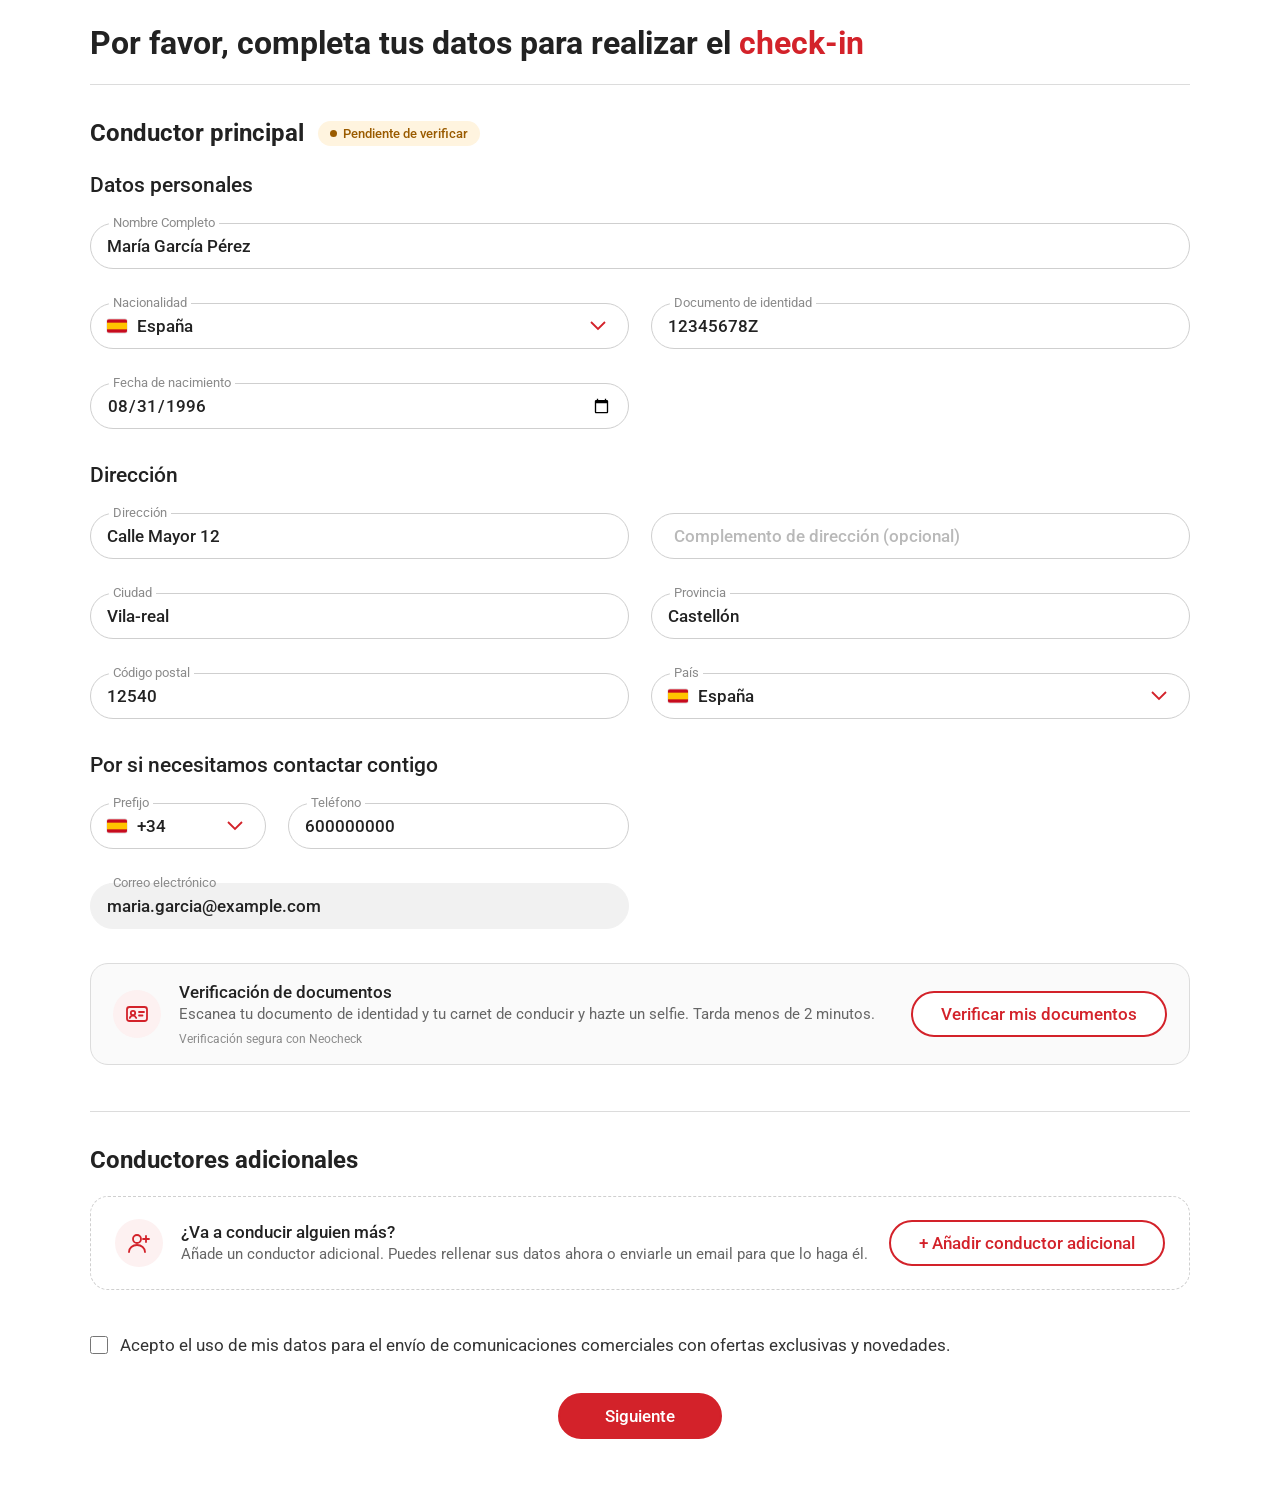
<file: checkin-conductor-adicional.html>
<!DOCTYPE html>
<html lang="es">
<head>
<meta charset="UTF-8">
<meta name="viewport" content="width=device-width, initial-scale=1">
<title>Check-in · Record Go</title>
<link rel="preconnect" href="https://fonts.googleapis.com">
<link rel="preconnect" href="https://fonts.gstatic.com" crossorigin>
<link href="https://fonts.googleapis.com/css2?family=Roboto:wght@400;500;700&display=swap" rel="stylesheet">
<style>
  :root {
    --red: #d3222a;
    --red-dark: #b51b22;
    --red-soft: #fdf1f1;
    --text: #222;
    --muted: #8a8a8a;
    --border: #cfcfcf;
    --line: #dcdcdc;
    --page-bg: #f3f3f3;
    --readonly: #f1f1f1;
    --green: #1e7b3a;
    --green-soft: #e8f5ec;
    --amber: #9a5b00;
    --amber-soft: #fff4df;
    --blue: #1a56b0;
    --blue-soft: #e9f0fd;
  }
  * { box-sizing: border-box; }
  body {
    margin: 0;
    background: var(--page-bg);
    color: var(--text);
    font-family: "Roboto", Arial, sans-serif;
    -webkit-font-smoothing: antialiased;
  }
  .page {
    max-width: 1350px;
    margin: 0 auto;
    background: #fff;
    min-height: 100vh;
    padding: 24px 90px 64px;
    box-shadow: 0 0 12px rgba(0,0,0,.06);
  }
  .container { max-width: 1170px; margin: 0 auto; }

  h1 { font-size: 32px; font-weight: 700; margin: 0 0 22px; line-height: 1.2; }
  h1 .accent { color: var(--red); }
  .divider { border: 0; border-top: 1px solid var(--line); margin: 0 0 34px; }
  h2 { font-size: 22px; font-weight: 500; margin: 0; }
  h3 { font-size: 21px; font-weight: 500; margin: 34px 0 26px; }
  h3:first-of-type { margin-top: 26px; }

  /* ---------- Cabecera de conductor ---------- */
  .driver-head {
    display: flex; align-items: center; gap: 14px; flex-wrap: wrap;
  }
  .driver-head h2 { font-size: 24px; font-weight: 700; }
  .driver-head .spacer { flex: 1; }
  .badge {
    display: inline-flex; align-items: center; gap: 6px;
    font-size: 13px; font-weight: 500; padding: 5px 12px; border-radius: 999px;
    background: #efefef; color: #555; white-space: nowrap;
  }
  .badge::before { content: ""; width: 7px; height: 7px; border-radius: 50%; background: currentColor; }
  .badge.pending { background: var(--amber-soft); color: var(--amber); }
  .badge.sent { background: var(--blue-soft); color: var(--blue); }
  .badge.ok { background: var(--green-soft); color: var(--green); }

  /* ---------- Campos (estilo captura) ---------- */
  .grid { display: grid; grid-template-columns: 1fr 1fr; gap: 34px 22px; }
  .col-2 { grid-column: 1 / -1; }
  .field {
    position: relative; height: 46px; border: 1px solid var(--border); border-radius: 24px;
    display: flex; align-items: center; gap: 10px; padding: 0 16px; background: #fff;
    transition: border-color .15s;
  }
  .field:focus-within { border-color: #9a9a9a; }
  .field label {
    position: absolute; left: 18px; top: 50%; transform: translateY(-50%);
    font-size: 17px; font-weight: 500; color: #b9b9b9; padding: 0 4px; background: #fff;
    pointer-events: none; transition: all .15s; white-space: nowrap; line-height: 14px;
  }
  .field:focus-within label,
  .field:has(input:not(:placeholder-shown)) label,
  .field.is-select label,
  .field.is-date label {
    top: -1px; font-size: 12.5px; font-weight: 400; color: var(--muted);
  }
  .field input, .field select {
    border: 0; outline: 0; background: transparent; width: 100%; min-width: 0;
    font: inherit; font-size: 17px; font-weight: 500; color: var(--text); padding: 0;
  }
  .field input::placeholder { color: transparent; }
  .field select { appearance: none; -webkit-appearance: none; cursor: pointer; padding-right: 26px; }
  .field .chev { position: absolute; right: 22px; pointer-events: none; }
  .field .flag { flex: none; display: flex; }
  .field.readonly { background: var(--readonly); border-color: var(--readonly); }
  .field.readonly label { background: linear-gradient(#fff 50%, var(--readonly) 50%); }
  .field.invalid { border-color: var(--red); }
  .phone-row { display: flex; gap: 22px; }
  .phone-row .prefix { flex: 0 0 176px; }
  .phone-row .phone { flex: 1; }

  /* ---------- Botones ---------- */
  .btn {
    display: inline-flex; align-items: center; justify-content: center; gap: 8px;
    height: 46px; padding: 0 28px; border-radius: 24px; border: 2px solid var(--red);
    font: inherit; font-size: 17px; font-weight: 500; cursor: pointer; white-space: nowrap;
    transition: background .15s, color .15s;
  }
  .btn-primary { background: var(--red); color: #fff; }
  .btn-primary:hover { background: var(--red-dark); border-color: var(--red-dark); }
  .btn-outline { background: #fff; color: var(--red); }
  .btn-outline:hover { background: var(--red-soft); }
  .btn-ghost { background: #fff; color: #555; border-color: var(--border); }
  .btn-link {
    background: none; border: 0; padding: 0; font: inherit; font-size: 15px; font-weight: 500;
    color: var(--red); cursor: pointer; text-decoration: underline; text-underline-offset: 3px;
  }
  .btn-link.muted { color: #777; }

  /* ---------- Caja de verificación Neocheck ---------- */
  .verify-box {
    margin-top: 34px; display: flex; align-items: center; gap: 18px;
    border: 1px solid var(--line); border-radius: 18px; padding: 18px 22px; background: #fafafa;
  }
  .verify-box .v-icon {
    flex: none; width: 48px; height: 48px; border-radius: 50%; background: var(--red-soft);
    display: grid; place-items: center; color: var(--red);
  }
  .verify-box .v-text { flex: 1; min-width: 0; }
  .verify-box strong { font-size: 17px; font-weight: 500; display: block; margin-bottom: 3px; }
  .verify-box p { margin: 0; font-size: 14.5px; color: #666; line-height: 1.4; }
  .verify-box.done { background: var(--green-soft); border-color: #bfe3c9; }
  .verify-box.done .v-icon { background: #fff; color: var(--green); }
  .verify-box.waiting { background: var(--blue-soft); border-color: #cbdaf6; }
  .verify-box.waiting .v-icon { background: #fff; color: var(--blue); }
  .powered { font-size: 12px; color: var(--muted); margin-top: 6px; }

  /* ---------- Conductores adicionales ---------- */
  .section-sep { border: 0; border-top: 1px solid var(--line); margin: 46px 0 34px; }
  .add-box {
    border: 1.5px dashed #cfcfcf; border-radius: 18px; padding: 22px 24px;
    display: flex; align-items: center; gap: 18px; flex-wrap: wrap;
  }
  .add-box .a-text { flex: 1; min-width: 240px; }
  .add-box strong { font-size: 17px; font-weight: 500; display: block; margin-bottom: 4px; }
  .add-box p { margin: 0; color: #666; font-size: 14.5px; }

  .driver-card { border: 1px solid var(--line); border-radius: 22px; padding: 26px 28px 30px; margin-bottom: 24px; }
  .driver-card .hint { margin: 18px 0 14px; font-size: 16px; color: #444; }
  .choice { display: grid; grid-template-columns: 1fr 1fr; gap: 16px; }
  .choice-opt {
    position: relative; display: flex; gap: 14px; align-items: flex-start; cursor: pointer;
    border: 1.5px solid var(--border); border-radius: 16px; padding: 16px 18px; background: #fff;
    transition: border-color .15s, background .15s;
  }
  .choice-opt:hover { border-color: #aaa; }
  .choice-opt input { position: absolute; opacity: 0; pointer-events: none; }
  .choice-opt .c-icon { flex: none; color: #777; margin-top: 1px; }
  .choice-opt strong { display: block; font-size: 16.5px; font-weight: 500; margin-bottom: 3px; }
  .choice-opt span { font-size: 14px; color: #666; line-height: 1.4; }
  .choice-opt:has(input:checked) { border-color: var(--red); background: var(--red-soft); }
  .choice-opt:has(input:checked) .c-icon { color: var(--red); }
  .choice-opt:has(input:disabled) { cursor: default; opacity: .55; }
  .choice-opt:has(input:checked:disabled) { opacity: 1; }
  .panel { margin-top: 30px; }
  .panel[hidden] { display: none; }
  .panel h4 { font-size: 18px; font-weight: 500; margin: 32px 0 24px; }
  .panel h4:first-child { margin-top: 0; }
  .note { font-size: 13.5px; color: #777; margin: 12px 0 0; line-height: 1.45; }
  .error { color: var(--red); font-size: 14.5px; margin: 14px 0 0; }
  .error:empty { display: none; }
  .actions-row { margin-top: 28px; display: flex; gap: 16px; align-items: center; flex-wrap: wrap; }
  .sent-box .links { display: flex; gap: 18px; flex-wrap: wrap; margin-top: 8px; }

  .check {
    display: flex; gap: 12px; align-items: flex-start; font-size: 17px; color: #333;
    cursor: pointer; line-height: 1.35;
  }
  .check input { width: 18px; height: 18px; margin: 2px 0 0; accent-color: var(--red); flex: none; }
  .check.small { font-size: 14.5px; color: #555; margin-top: 28px; }

  .footer { margin-top: 44px; }
  .footer .next-wrap { text-align: center; margin-top: 36px; }
  .footer .btn-primary { min-width: 164px; }

  /* ---------- Modal ---------- */
  .overlay {
    position: fixed; inset: 0; background: rgba(20,20,20,.5); display: none;
    align-items: center; justify-content: center; padding: 16px; z-index: 50;
  }
  .overlay.open { display: flex; }
  .modal {
    background: #fff; border-radius: 22px; width: 100%; max-width: 480px; max-height: calc(100vh - 32px);
    overflow: auto; padding: 28px; position: relative; box-shadow: 0 20px 60px rgba(0,0,0,.25);
  }
  .modal .close {
    position: absolute; top: 14px; right: 14px; width: 34px; height: 34px; border: 0; border-radius: 50%;
    background: #f2f2f2; cursor: pointer; font-size: 20px; line-height: 1; color: #555;
  }
  .modal h5 { font-size: 21px; font-weight: 700; margin: 0 0 8px; padding-right: 30px; }
  .modal p { color: #555; font-size: 15px; line-height: 1.45; margin: 0 0 18px; }
  .modal .brand { font-size: 12px; letter-spacing: .08em; text-transform: uppercase; color: var(--muted); margin-bottom: 10px; }
  .steps { list-style: none; margin: 0 0 22px; padding: 0; }
  .steps li {
    display: flex; align-items: center; gap: 12px; padding: 12px 0; border-bottom: 1px solid #eee; font-size: 15.5px;
  }
  .steps li:last-child { border-bottom: 0; }
  .steps .dot {
    width: 26px; height: 26px; flex: none; border-radius: 50%; border: 2px solid #d5d5d5; color: #999;
    display: grid; place-items: center; font-size: 13px; font-weight: 700;
  }
  .steps li.running .dot { border-color: var(--red); border-top-color: transparent; animation: spin .8s linear infinite; }
  .steps li.done .dot { background: var(--green); border-color: var(--green); color: #fff; }
  @keyframes spin { to { transform: rotate(360deg); } }
  .modal .stack { display: grid; gap: 12px; }
  .modal .stack .btn { width: 100%; }
  .success-icon {
    width: 64px; height: 64px; border-radius: 50%; background: var(--green-soft); color: var(--green);
    display: grid; place-items: center; margin: 4px auto 16px;
  }
  .center { text-align: center; }
  .qr { display: block; margin: 0 auto 16px; width: 180px; height: 180px; }
  .copy-row {
    display: flex; gap: 8px; align-items: center; background: #f4f4f4; border-radius: 12px; padding: 8px 8px 8px 14px;
    font-size: 13.5px; color: #555; margin-bottom: 16px;
  }
  .copy-row code { flex: 1; overflow: hidden; text-overflow: ellipsis; white-space: nowrap; }
  .copy-row .btn { height: 34px; padding: 0 14px; font-size: 14px; border-width: 1.5px; }
  .summary { list-style: none; padding: 0; margin: 0 0 18px; }
  .summary li { display: flex; justify-content: space-between; align-items: center; gap: 12px; padding: 10px 0; border-bottom: 1px solid #eee; font-size: 15.5px; }

  .toast {
    position: fixed; left: 50%; bottom: 24px; transform: translate(-50%, 20px); opacity: 0;
    background: #222; color: #fff; padding: 12px 20px; border-radius: 12px; font-size: 15px;
    transition: all .25s; z-index: 60; pointer-events: none; max-width: calc(100% - 32px);
  }
  .toast.show { opacity: 1; transform: translate(-50%, 0); }

  /* ---------- Responsive ---------- */
  @media (max-width: 900px) {
    .page { padding: 20px 16px 48px; }
    h1 { font-size: 25px; }
    .grid, .choice { grid-template-columns: 1fr; gap: 26px; }
    .choice { gap: 12px; }
    .driver-card { padding: 20px 16px 24px; }
    .verify-box { flex-wrap: wrap; }
    .verify-box .btn { width: 100%; white-space: normal; height: auto; min-height: 46px; padding: 10px 20px; line-height: 1.25; }
    .phone-row { gap: 12px; }
    .phone-row .prefix { flex-basis: 130px; }
  }
</style>
</head>
<body>
<main class="page">
  <div class="container">
    <h1>Por favor, completa tus datos para realizar el <span class="accent">check-in</span></h1>
    <hr class="divider">

    <!-- ================= CONDUCTOR PRINCIPAL ================= -->
    <section id="main-driver">
      <div class="driver-head">
        <h2>Conductor principal</h2>
        <span class="badge pending" id="main-badge">Pendiente de verificar</span>
      </div>

      <h3>Datos personales</h3>
      <div class="grid">
        <div class="field col-2"><input id="m-name" placeholder=" " value="María García Pérez"><label for="m-name">Nombre Completo</label></div>
        <div class="field is-select" data-country>
          <span class="flag"></span>
          <select id="m-nat"></select><label for="m-nat">Nacionalidad</label>
          <svg class="chev" width="16" height="10" viewBox="0 0 16 10"><path d="M1 1l7 7 7-7" fill="none" stroke="#d3222a" stroke-width="1.8"/></svg>
        </div>
        <div class="field"><input id="m-doc" placeholder=" " value="12345678Z"><label for="m-doc">Documento de identidad</label></div>
        <div class="field is-date"><input id="m-birth" type="date" value="1996-08-31"><label for="m-birth">Fecha de nacimiento</label></div>
      </div>

      <h3>Dirección</h3>
      <div class="grid">
        <div class="field"><input id="m-addr" placeholder=" " value="Calle Mayor 12"><label for="m-addr">Dirección</label></div>
        <div class="field"><input id="m-addr2" placeholder=" "><label for="m-addr2">Complemento de dirección (opcional)</label></div>
        <div class="field"><input id="m-city" placeholder=" " value="Vila-real"><label for="m-city">Ciudad</label></div>
        <div class="field"><input id="m-prov" placeholder=" " value="Castellón"><label for="m-prov">Provincia</label></div>
        <div class="field"><input id="m-zip" placeholder=" " value="12540"><label for="m-zip">Código postal</label></div>
        <div class="field is-select" data-country>
          <span class="flag"></span>
          <select id="m-country"></select><label for="m-country">País</label>
          <svg class="chev" width="16" height="10" viewBox="0 0 16 10"><path d="M1 1l7 7 7-7" fill="none" stroke="#d3222a" stroke-width="1.8"/></svg>
        </div>
      </div>

      <h3>Por si necesitamos contactar contigo</h3>
      <div class="grid">
        <div class="phone-row">
          <div class="field is-select prefix" data-prefix>
            <span class="flag"></span>
            <select id="m-prefix"></select><label for="m-prefix">Prefijo</label>
            <svg class="chev" width="16" height="10" viewBox="0 0 16 10"><path d="M1 1l7 7 7-7" fill="none" stroke="#d3222a" stroke-width="1.8"/></svg>
          </div>
          <div class="field phone"><input id="m-phone" type="tel" placeholder=" " value="600000000"><label for="m-phone">Teléfono</label></div>
        </div>
        <div></div>
        <div class="field readonly"><input id="m-email" placeholder=" " value="maria.garcia@example.com" readonly><label for="m-email">Correo electrónico</label></div>
      </div>

      <!-- Verificación Neocheck conductor principal -->
      <div class="verify-box" id="main-verify"></div>
    </section>

    <!-- ================= CONDUCTORES ADICIONALES ================= -->
    <hr class="section-sep">
    <section>
      <div class="driver-head" style="margin-bottom:22px">
        <h2>Conductores adicionales</h2>
      </div>
      <div id="drivers"></div>
      <div class="add-box" id="add-box">
        <div class="v-icon" style="width:48px;height:48px;border-radius:50%;background:var(--red-soft);color:var(--red);display:grid;place-items:center;flex:none">
          <svg width="24" height="24" viewBox="0 0 24 24" fill="none" stroke="currentColor" stroke-width="1.8" stroke-linecap="round"><circle cx="10" cy="8" r="4"/><path d="M2 21c0-4 3.6-7 8-7s8 3 8 7"/><path d="M19 5v6M16 8h6"/></svg>
        </div>
        <div class="a-text">
          <strong id="add-title">¿Va a conducir alguien más?</strong>
          <p>Añade un conductor adicional. Puedes rellenar sus datos ahora o enviarle un email para que lo haga él.</p>
        </div>
        <button class="btn btn-outline" id="add-driver">+ Añadir conductor adicional</button>
      </div>
    </section>

    <!-- ================= PIE ================= -->
    <div class="footer">
      <label class="check"><input type="checkbox"> Acepto el uso de mis datos para el envío de comunicaciones comerciales con ofertas exclusivas y novedades.</label>
      <p class="error center" id="next-error"></p>
      <div class="next-wrap"><button class="btn btn-primary" id="next">Siguiente</button></div>
    </div>
  </div>
</main>

<div class="overlay" id="overlay"><div class="modal" id="modal" role="dialog" aria-modal="true"></div></div>
<div class="toast" id="toast"></div>

<script>
/* ---------------- Datos auxiliares ---------------- */
const COUNTRIES = [
  ["ES", "España", "+34"], ["FR", "Francia", "+33"], ["PT", "Portugal", "+351"],
  ["IT", "Italia", "+39"], ["DE", "Alemania", "+49"], ["NL", "Países Bajos", "+31"], ["GB", "Reino Unido", "+44"]
];
function flag(cc) {
  const s = (inner) => `<svg width="20" height="14" viewBox="0 0 18 12" style="border-radius:2px;box-shadow:0 0 0 .5px rgba(0,0,0,.15)">${inner}</svg>`;
  const h = (a, b, c) => `<rect width="18" height="4" fill="${a}"/><rect y="4" width="18" height="4" fill="${b}"/><rect y="8" width="18" height="4" fill="${c}"/>`;
  const v = (a, b, c) => `<rect width="6" height="12" fill="${a}"/><rect x="6" width="6" height="12" fill="${b}"/><rect x="12" width="6" height="12" fill="${c}"/>`;
  switch (cc) {
    case "ES": return s(`<rect width="18" height="12" fill="#c60b1e"/><rect y="3" width="18" height="6" fill="#ffc400"/>`);
    case "FR": return s(v("#0055a4", "#fff", "#ef4135"));
    case "IT": return s(v("#009246", "#fff", "#ce2b37"));
    case "DE": return s(h("#000", "#dd0000", "#ffce00"));
    case "NL": return s(h("#ae1c28", "#fff", "#21468b"));
    case "PT": return s(`<rect width="18" height="12" fill="#f00"/><rect width="7" height="12" fill="#060"/>`);
    case "GB": return s(`<rect width="18" height="12" fill="#012169"/><path d="M0 0l18 12M18 0L0 12" stroke="#fff" stroke-width="2.4"/><path d="M9 0v12M0 6h18" stroke="#fff" stroke-width="3.6"/><path d="M9 0v12M0 6h18" stroke="#c8102e" stroke-width="2"/>`);
  }
  return "";
}
function initSelects(root) {
  root.querySelectorAll("[data-country] select").forEach(sel => {
    if (!sel.options.length) sel.innerHTML = COUNTRIES.map(([cc, n]) => `<option value="${cc}">${n}</option>`).join("");
  });
  root.querySelectorAll("[data-prefix] select").forEach(sel => {
    if (!sel.options.length) sel.innerHTML = COUNTRIES.map(([cc, , p]) => `<option value="${cc}">${p}</option>`).join("");
  });
  root.querySelectorAll("[data-country], [data-prefix]").forEach(f => {
    const sel = f.querySelector("select"), fl = f.querySelector(".flag");
    const upd = () => fl.innerHTML = flag(sel.value);
    sel.addEventListener("change", upd); upd();
  });
}
const esc = (s) => String(s).replace(/[&<>"']/g, c => ({ "&": "&amp;", "<": "&lt;", ">": "&gt;", '"': "&quot;", "'": "&#39;" }[c]));
const now = () => new Date().toLocaleString("es-ES", { day: "2-digit", month: "2-digit", hour: "2-digit", minute: "2-digit" });
const firstName = (n) => (n || "").trim().split(/\s+/)[0] || "el conductor adicional";

const ICON = {
  id: `<svg width="24" height="24" viewBox="0 0 24 24" fill="none" stroke="currentColor" stroke-width="1.8" stroke-linecap="round"><rect x="2" y="5" width="20" height="14" rx="2.5"/><circle cx="8" cy="11" r="2.2"/><path d="M4.8 16c.6-1.5 1.8-2.3 3.2-2.3s2.6.8 3.2 2.3M14 10h5M14 13.5h3.5"/></svg>`,
  check: `<svg width="24" height="24" viewBox="0 0 24 24" fill="none" stroke="currentColor" stroke-width="2.4" stroke-linecap="round" stroke-linejoin="round"><path d="M5 12.5l4.5 4.5L19 7.5"/></svg>`,
  mail: `<svg width="24" height="24" viewBox="0 0 24 24" fill="none" stroke="currentColor" stroke-width="1.8" stroke-linejoin="round"><rect x="3" y="5" width="18" height="14" rx="2.5"/><path d="M3.5 6.5l8.5 6.5 8.5-6.5"/></svg>`,
  edit: `<svg width="24" height="24" viewBox="0 0 24 24" fill="none" stroke="currentColor" stroke-width="1.8" stroke-linecap="round" stroke-linejoin="round"><path d="M4 20h4L19 9l-4-4L4 16v4z"/><path d="M13.5 6.5l4 4"/></svg>`,
  phone: `<svg width="24" height="24" viewBox="0 0 24 24" fill="none" stroke="currentColor" stroke-width="1.8" stroke-linecap="round"><rect x="6" y="2.5" width="12" height="19" rx="2.5"/><path d="M11 18.5h2"/></svg>`
};
const CHEV = `<svg class="chev" width="16" height="10" viewBox="0 0 16 10"><path d="M1 1l7 7 7-7" fill="none" stroke="#d3222a" stroke-width="1.8"/></svg>`;

/* ---------------- Toast y modal ---------------- */
const toastEl = document.getElementById("toast");
let toastT;
function toast(msg) {
  toastEl.textContent = msg; toastEl.classList.add("show");
  clearTimeout(toastT); toastT = setTimeout(() => toastEl.classList.remove("show"), 2600);
}
const overlay = document.getElementById("overlay"), modal = document.getElementById("modal");
function openModal(html) {
  modal.innerHTML = `<button class="close" aria-label="Cerrar">×</button>` + html;
  modal.querySelector(".close").onclick = closeModal;
  overlay.classList.add("open");
}
function closeModal() { overlay.classList.remove("open"); modal.innerHTML = ""; }
overlay.addEventListener("click", e => { if (e.target === overlay) closeModal(); });
document.addEventListener("keydown", e => { if (e.key === "Escape") closeModal(); });

/* Simulación del flujo de Neocheck */
function openNeocheck(name, onDone) {
  openModal(`
    <div class="brand">Neocheck · Verificación de identidad</div>
    <h5>Verificar documentos de ${esc(name)}</h5>
    <p>Necesitarás el documento de identidad y el carnet de conducir a mano. El selfie debe hacerlo <strong>${esc(firstName(name))}</strong>.</p>
    <ul class="steps">
      <li><span class="dot">1</span>Documento de identidad (anverso y reverso)</li>
      <li><span class="dot">2</span>Carnet de conducir</li>
      <li><span class="dot">3</span>Selfie con prueba de vida</li>
    </ul>
    <div class="stack"><button class="btn btn-primary" id="nc-start">Iniciar verificación</button></div>`);
  modal.querySelector("#nc-start").onclick = (e) => {
    e.target.disabled = true; e.target.textContent = "Verificando…";
    const items = [...modal.querySelectorAll(".steps li")];
    let i = 0;
    const step = () => {
      if (!overlay.classList.contains("open")) return;
      if (i > 0) { items[i - 1].className = "done"; items[i - 1].querySelector(".dot").innerHTML = "✓"; }
      if (i === items.length) {
        setTimeout(() => {
          openModal(`<div class="center"><div class="success-icon">${ICON.check}</div>
            <h5 style="padding:0">Identidad verificada</h5>
            <p>Los documentos de ${esc(name)} se han verificado correctamente.</p></div>
            <div class="stack"><button class="btn btn-primary" id="nc-ok">Continuar</button></div>`);
          modal.querySelector("#nc-ok").onclick = closeModal;
          onDone();
        }, 350);
        return;
      }
      items[i].className = "running"; items[i].querySelector(".dot").innerHTML = "";
      i++; setTimeout(step, 900);
    };
    step();
  };
}

/* QR simulado (solo decorativo) */
function fakeQR(seed) {
  const n = 25, c = 7.2; let r = seed;
  const rnd = () => (r = (r * 9301 + 49297) % 233280) / 233280;
  let out = `<svg class="qr" viewBox="0 0 ${n * c} ${n * c}"><rect width="100%" height="100%" fill="#fff"/>`;
  const finder = (x, y) => out += `<rect x="${x*c}" y="${y*c}" width="${7*c}" height="${7*c}" fill="#222"/><rect x="${(x+1)*c}" y="${(y+1)*c}" width="${5*c}" height="${5*c}" fill="#fff"/><rect x="${(x+2)*c}" y="${(y+2)*c}" width="${3*c}" height="${3*c}" fill="#222"/>`;
  for (let y = 0; y < n; y++) for (let x = 0; x < n; x++) {
    const inF = (x < 8 && y < 8) || (x > n - 9 && y < 8) || (x < 8 && y > n - 9);
    if (!inF && rnd() > .52) out += `<rect x="${x*c}" y="${y*c}" width="${c}" height="${c}" fill="#222"/>`;
  }
  finder(0, 0); finder(n - 7, 0); finder(0, n - 7);
  return out + `</svg>`;
}

/* ---------------- Conductor principal ---------------- */
const main = { verified: false };
function renderMain() {
  const box = document.getElementById("main-verify"), badge = document.getElementById("main-badge");
  if (main.verified) {
    box.className = "verify-box done";
    box.innerHTML = `<div class="v-icon">${ICON.check}</div><div class="v-text"><strong>Documentos verificados</strong><p>Tu identidad y tu carnet de conducir se han verificado correctamente (${main.at}).</p></div>`;
    badge.className = "badge ok"; badge.textContent = "Verificado";
  } else {
    box.className = "verify-box";
    box.innerHTML = `<div class="v-icon">${ICON.id}</div>
      <div class="v-text"><strong>Verificación de documentos</strong>
      <p>Escanea tu documento de identidad y tu carnet de conducir y hazte un selfie. Tarda menos de 2 minutos.</p>
      <div class="powered">Verificación segura con Neocheck</div></div>
      <button class="btn btn-outline" id="verify-main">Verificar mis documentos</button>`;
    box.querySelector("#verify-main").onclick = () =>
      openNeocheck(document.getElementById("m-name").value || "el conductor principal", () => {
        main.verified = true; main.at = now(); renderMain();
        document.getElementById("next-error").textContent = "";
      });
  }
}

/* ---------------- Conductores adicionales ---------------- */
const drivers = [];
let seq = 0;
const STATUS = {
  empty:    ["", "Sin datos"],
  data:     ["pending", "Pendiente de verificar"],
  mobile:   ["sent", "Verificando en su móvil"],
  sent:     ["sent", "Invitación enviada"],
  verified: ["ok", "Verificado"]
};

function addDriver() {
  const d = { id: ++seq, mode: null, status: "empty", name: "", email: "" };
  drivers.push(d);
  const el = document.createElement("section");
  el.className = "driver-card"; el.dataset.id = d.id;
  el.innerHTML = driverTemplate(d);
  document.getElementById("drivers").appendChild(el);
  initSelects(el);
  bindDriver(d, el);
  refresh();
  el.scrollIntoView({ behavior: "smooth", block: "start" });
}

function driverTemplate(d) {
  const f = (id, label, extra = "", cls = "") =>
    `<div class="field ${cls}"><input id="${id}-${d.id}" placeholder=" " ${extra}><label for="${id}-${d.id}">${label}</label></div>`;
  const sel = (id, label, kind, cls = "") =>
    `<div class="field is-select ${cls}" data-${kind}><span class="flag"></span><select id="${id}-${d.id}"></select><label for="${id}-${d.id}">${label}</label>${CHEV}</div>`;
  return `
    <div class="driver-head">
      <h2 style="font-size:21px;font-weight:500">Conductor adicional <span class="num"></span></h2>
      <span class="badge" data-badge></span>
      <span class="spacer"></span>
      <button class="btn-link muted" data-remove>Eliminar</button>
    </div>
    <p class="hint">¿Cómo quieres añadir sus datos?</p>
    <div class="choice">
      <label class="choice-opt"><input type="radio" name="mode-${d.id}" value="fill">
        <span class="c-icon">${ICON.edit}</span>
        <div><strong>Rellenar ahora</strong><span>Introduce tú sus datos y verificad sus documentos con Neocheck.</span></div></label>
      <label class="choice-opt"><input type="radio" name="mode-${d.id}" value="email">
        <span class="c-icon">${ICON.mail}</span>
        <div><strong>Enviarle un email</strong><span>Recibirá un enlace para completar sus datos y verificarse él mismo.</span></div></label>
    </div>

    <!-- Opción A: rellenar ahora -->
    <div class="panel" data-panel="fill" hidden>
      <h4>Datos personales</h4>
      <div class="grid">
        ${f("a-name", "Nombre Completo", "", "col-2")}
        ${sel("a-nat", "Nacionalidad", "country")}
        ${f("a-doc", "Documento de identidad")}
        <div class="field is-date"><input id="a-birth-${d.id}" type="date"><label for="a-birth-${d.id}">Fecha de nacimiento</label></div>
      </div>
      <h4>Carnet de conducir</h4>
      <div class="grid">
        ${sel("a-lic-country", "País de expedición", "country")}
        <div class="field is-date"><input id="a-lic-date-${d.id}" type="date"><label for="a-lic-date-${d.id}">Fecha de expedición</label></div>
      </div>
      <h4>Contacto</h4>
      <div class="grid">
        ${f("a-email", "Correo electrónico (opcional)", 'type="email"')}
      </div>
      <p class="note">Si indicas su email, le enviaremos una copia del contrato.</p>
      <label class="check small"><input type="checkbox" data-consent> Confirmo que tengo el consentimiento de esta persona para facilitar sus datos personales a Record Go para la gestión de esta reserva.</label>
      <div class="verify-box" data-verify-fill></div>
      <p class="error" data-error-fill></p>
    </div>

    <!-- Opción B: enviar email -->
    <div class="panel" data-panel="email" hidden>
      <div data-email-form>
        <div class="grid">
          ${f("b-name", "Nombre Completo")}
          ${f("b-email", "Correo electrónico", 'type="email"')}
          <div class="phone-row">
            ${sel("b-prefix", "Prefijo", "prefix", "prefix")}
            ${f("b-phone", "Teléfono (opcional)", 'type="tel"', "phone")}
          </div>
        </div>
        <p class="note">Le enviaremos un enlace seguro y personal para completar sus datos y verificar sus documentos. Caduca en la fecha de recogida. Si indicas su teléfono, también se lo enviaremos por SMS.</p>
        <p class="error" data-error-email></p>
        <div class="actions-row"><button class="btn btn-primary" data-send>Enviar invitación</button></div>
      </div>
      <div class="verify-box waiting sent-box" data-sent hidden></div>
    </div>
  `;
}

function bindDriver(d, el) {
  const $ = (s) => el.querySelector(s);
  el.querySelectorAll(`input[name="mode-${d.id}"]`).forEach(r => r.addEventListener("change", () => {
    d.mode = r.value; renderDriver(d);
  }));
  $("[data-remove]").onclick = () => {
    if (d.status !== "empty" && !confirm("¿Eliminar este conductor adicional?")) return;
    drivers.splice(drivers.indexOf(d), 1); el.remove(); refresh();
  };
  $(`#a-name-${d.id}`).addEventListener("input", e => { d.name = e.target.value; renderDriver(d); });
  el.querySelectorAll('[data-panel="fill"] input').forEach(i => i.addEventListener("input", () => {
    i.closest(".field")?.classList.remove("invalid");
    if (d.status !== "verified" && d.status !== "mobile") { d.status = fillComplete(d, false) ? "data" : "empty"; renderDriver(d); }
  }));
  $("[data-send]").onclick = () => sendInvite(d);
}

function fillComplete(d, mark) {
  const el = card(d), ids = ["a-name", "a-doc", "a-birth", "a-lic-date"];
  let ok = true;
  ids.forEach(id => {
    const inp = el.querySelector(`#${id}-${d.id}`);
    if (!inp.value.trim()) { ok = false; if (mark) inp.closest(".field").classList.add("invalid"); }
  });
  return ok;
}
const card = (d) => document.querySelector(`.driver-card[data-id="${d.id}"]`);

function renderDriver(d) {
  const el = card(d); if (!el) return;
  const $ = (s) => el.querySelector(s);
  const [cls, txt] = STATUS[d.status];
  const badge = $("[data-badge]"); badge.className = "badge " + cls; badge.textContent = txt;
  el.querySelectorAll("[data-panel]").forEach(p => p.hidden = p.dataset.panel !== d.mode);
  const locked = ["sent", "mobile", "verified"].includes(d.status);
  el.querySelectorAll(`input[name="mode-${d.id}"]`).forEach(r => r.disabled = locked);

  if (d.mode === "fill") {
    el.querySelectorAll('[data-panel="fill"] input, [data-panel="fill"] select').forEach(i => i.disabled = d.status === "verified" || d.status === "mobile");
    const box = $("[data-verify-fill]"), nm = firstName(d.name);
    if (d.status === "verified") {
      box.className = "verify-box done";
      box.innerHTML = `<div class="v-icon">${ICON.check}</div><div class="v-text"><strong>Documentos verificados</strong><p>La identidad y el carnet de ${esc(d.name)} se han verificado correctamente (${d.at}).</p></div>`;
    } else if (d.status === "mobile") {
      box.className = "verify-box waiting";
      box.innerHTML = `<div class="v-icon">${ICON.phone}</div><div class="v-text"><strong>Esperando a que ${esc(nm)} se verifique desde su móvil</strong>
        <p>Este estado se actualizará automáticamente cuando termine.</p>
        <div class="sent-box"><div class="links"><button class="btn-link" data-qr>Ver QR de nuevo</button><button class="btn-link muted" data-here>Verificar aquí</button><button class="btn-link muted" data-sim>(Demo) Simular que lo completa</button></div></div></div>`;
      box.querySelector("[data-qr]").onclick = () => showQR(d);
      box.querySelector("[data-here]").onclick = () => openNeocheck(d.name, () => verified(d));
      box.querySelector("[data-sim]").onclick = () => { verified(d); toast(`${nm} ha completado su verificación`); };
    } else {
      box.className = "verify-box";
      box.innerHTML = `<div class="v-icon">${ICON.id}</div>
        <div class="v-text"><strong>Verificación de documentos${d.name ? " de " + esc(nm) : ""}</strong>
        <p>Escaneo de su documento de identidad y carnet de conducir, y selfie de ${d.name ? esc(nm) : "la persona"}.</p>
        <div class="powered">Verificación segura con Neocheck</div></div>
        <button class="btn btn-outline" data-verify>Verificar documentos del conductor adicional</button>`;
      box.querySelector("[data-verify]").onclick = () => startFillVerify(d);
    }
  }

  if (d.mode === "email") {
    const form = $("[data-email-form]"), sent = $("[data-sent]");
    form.hidden = d.status === "sent" || d.status === "verified";
    sent.hidden = !form.hidden;
    if (d.status === "sent") {
      sent.className = "verify-box waiting sent-box";
      sent.innerHTML = `<div class="v-icon">${ICON.mail}</div><div class="v-text">
        <strong>Invitación enviada a ${esc(d.email)}</strong>
        <p>${esc(firstName(d.name))} recibirá un enlace para completar sus datos y verificar sus documentos. Enviada el ${d.sentAt}.</p>
        <div class="links"><button class="btn-link" data-resend>Reenviar</button><button class="btn-link" data-change>Cambiar email</button><button class="btn-link" data-self>Prefiero rellenarlo yo</button><button class="btn-link muted" data-sim>(Demo) Simular que lo completa</button></div></div>`;
      sent.querySelector("[data-resend]").onclick = () => { d.sentAt = now(); renderDriver(d); toast(`Invitación reenviada a ${d.email}`); };
      sent.querySelector("[data-change]").onclick = () => { d.status = "empty"; renderDriver(d); refresh(); card(d).querySelector(`#b-email-${d.id}`).focus(); };
      sent.querySelector("[data-self]").onclick = () => {
        d.status = "empty"; d.mode = "fill";
        card(d).querySelector(`#a-name-${d.id}`).value = d.name;
        card(d).querySelector(`input[value="fill"]`).checked = true;
        renderDriver(d); refresh();
      };
      sent.querySelector("[data-sim]").onclick = () => { verified(d); toast(`${firstName(d.name)} ha completado su check-in`); };
    } else if (d.status === "verified") {
      sent.className = "verify-box done";
      sent.innerHTML = `<div class="v-icon">${ICON.check}</div><div class="v-text"><strong>${esc(d.name)} ha completado su check-in</strong><p>Sus datos y documentos se han verificado correctamente (${d.at}).</p></div>`;
    }
  }
  const num = el.querySelector(".num"); num.textContent = drivers.length > 1 ? drivers.indexOf(d) + 1 : "";
}

function startFillVerify(d) {
  const err = card(d).querySelector("[data-error-fill]");
  err.textContent = "";
  if (!fillComplete(d, true)) { err.textContent = "Completa los datos obligatorios del conductor adicional antes de verificar sus documentos."; return; }
  if (!card(d).querySelector("[data-consent]").checked) { err.textContent = "Debes confirmar que tienes el consentimiento de esta persona."; return; }
  const nm = firstName(d.name);
  openModal(`
    <h5>¿Está ${esc(nm)} contigo ahora mismo?</h5>
    <p>La verificación incluye un selfie con prueba de vida, así que debe hacerla ${esc(nm)} en persona.</p>
    <div class="stack">
      <button class="btn btn-primary" data-yes>Sí, verificar en este dispositivo</button>
      <button class="btn btn-outline" data-no>No, que lo haga desde su móvil</button>
    </div>`);
  modal.querySelector("[data-yes]").onclick = () => openNeocheck(d.name, () => verified(d));
  modal.querySelector("[data-no]").onclick = () => { d.status = "mobile"; renderDriver(d); refresh(); showQR(d); };
}

function showQR(d) {
  const nm = firstName(d.name), link = `https://checkin.recordgo.com/v/${(d.id * 7919).toString(36)}x${Date.now().toString(36).slice(-5)}`;
  openModal(`
    <h5>Verificación desde su móvil</h5>
    <p>Pide a ${esc(nm)} que escanee este código o envíale el enlace. Solo tendrá que escanear sus documentos y hacerse el selfie.</p>
    ${fakeQR(d.id * 97 + 13)}
    <div class="copy-row"><code>${link}</code><button class="btn btn-outline" data-copy>Copiar</button></div>
    <div class="stack"><button class="btn btn-ghost" data-close>Hecho</button></div>`);
  modal.querySelector("[data-copy]").onclick = () => { navigator.clipboard?.writeText(link).catch(() => {}); toast("Enlace copiado"); };
  modal.querySelector("[data-close]").onclick = closeModal;
}

function sendInvite(d) {
  const el = card(d), err = el.querySelector("[data-error-email]");
  const nameI = el.querySelector(`#b-name-${d.id}`), mailI = el.querySelector(`#b-email-${d.id}`);
  err.textContent = "";
  [nameI, mailI].forEach(i => i.closest(".field").classList.remove("invalid"));
  const name = nameI.value.trim(), mail = mailI.value.trim().toLowerCase();
  if (!name) { nameI.closest(".field").classList.add("invalid"); err.textContent = "Indica el nombre del conductor adicional."; return; }
  if (!/^[^\s@]+@[^\s@]+\.[^\s@]+$/.test(mail)) { mailI.closest(".field").classList.add("invalid"); err.textContent = "Introduce un correo electrónico válido."; return; }
  if (mail === document.getElementById("m-email").value.trim().toLowerCase()) {
    mailI.closest(".field").classList.add("invalid"); err.textContent = "El email debe ser distinto al del conductor principal."; return;
  }
  d.name = name; d.email = mail; d.status = "sent"; d.sentAt = now();
  renderDriver(d); refresh(); toast(`Invitación enviada a ${mail}`);
}

function verified(d) { d.status = "verified"; d.at = now(); renderDriver(d); refresh(); }

function refresh() {
  drivers.forEach(renderDriver);
  document.getElementById("add-title").textContent = drivers.length ? "¿Otro conductor más?" : "¿Va a conducir alguien más?";
  document.getElementById("add-driver").textContent = drivers.length ? "+ Añadir otro conductor" : "+ Añadir conductor adicional";
}

/* ---------------- Siguiente ---------------- */
document.getElementById("next").onclick = () => {
  const err = document.getElementById("next-error");
  if (!main.verified) {
    err.textContent = "Verifica los documentos del conductor principal para continuar.";
    document.getElementById("main-verify").scrollIntoView({ behavior: "smooth", block: "center" });
    return;
  }
  err.textContent = "";
  const rows = [`<li><span>${esc(document.getElementById("m-name").value)} <small style="color:#888">(principal)</small></span><span class="badge ok">Verificado</span></li>`]
    .concat(drivers.map(d => {
      const [cls, txt] = STATUS[d.status];
      return `<li><span>${esc(d.name || "Conductor adicional")}</span><span class="badge ${cls}">${txt}</span></li>`;
    }));
  const pending = drivers.some(d => d.status !== "verified");
  openModal(`
    <h5>Resumen de conductores</h5>
    <ul class="summary">${rows.join("")}</ul>
    ${pending ? `<p>Los conductores adicionales pendientes podrán completar su verificación hasta el momento de la recogida. Les enviaremos un recordatorio.</p>` : `<p>Todos los conductores están verificados.</p>`}
    <div class="stack"><button class="btn btn-primary" data-go>Continuar</button><button class="btn btn-ghost" data-back>Volver</button></div>`);
  modal.querySelector("[data-go]").onclick = () => { closeModal(); toast("Check-in completado"); };
  modal.querySelector("[data-back]").onclick = closeModal;
};

document.getElementById("add-driver").onclick = addDriver;
initSelects(document);
renderMain();
</script>
</body>
</html>
</file>
<file: assets/css/style.css>
/* =========================================================
   Record go · Partner Portal
   Hoja de estilos — desktop first, adaptado a mobile (<=768px)
   ========================================================= */

:root {
  --red: #E4212B;
  --red-dark: #C21B24;
  --red-darker: #8f151c;
  --red-tint: #FDECEC;

  --dark: #262626;
  --dark-2: #1c1c1c;

  --bg: #ffffff;
  --bg-muted: #F3F3F3;
  --card: #ffffff;
  --border: #E4E4E4;
  --input-border: #CFCFCF;

  --text: #1E1E1E;
  --text-muted: #6E6E6E;
  --text-soft: #8C8C8C;

  --green: #3FAE4A;
  --green-bg: #E9F7EA;

  --radius-lg: 16px;
  --radius-md: 10px;
  --radius-sm: 8px;
  --radius-pill: 999px;

  --shadow-card: 0 10px 30px rgba(0, 0, 0, 0.08);
  --shadow-pop: 0 20px 50px rgba(0, 0, 0, 0.22);

  --container: 1180px;
  --header-h: 76px;

  --font: -apple-system, BlinkMacSystemFont, "Segoe UI", Roboto, "Helvetica Neue", Arial, sans-serif;
}

* { box-sizing: border-box; }
html, body { margin: 0; padding: 0; }

body {
  font-family: var(--font);
  color: var(--text);
  background: var(--bg);
  -webkit-font-smoothing: antialiased;
  line-height: 1.5;
}

img { max-width: 100%; display: block; }
a { color: inherit; text-decoration: none; }
button { font-family: inherit; cursor: pointer; }
input { font-family: inherit; }

.container {
  max-width: var(--container);
  margin: 0 auto;
  padding: 0 24px;
}

/* ---------------------------------------------------------
   Buttons
   --------------------------------------------------------- */
.btn {
  display: inline-flex;
  align-items: center;
  justify-content: center;
  gap: 8px;
  border: none;
  border-radius: var(--radius-pill);
  padding: 13px 28px;
  font-size: 15px;
  font-weight: 700;
  cursor: pointer;
  transition: background .15s ease, transform .1s ease, box-shadow .15s ease;
  white-space: nowrap;
}
.btn:active { transform: translateY(1px); }

.btn-primary {
  background: var(--red);
  color: #fff;
}
.btn-primary:hover { background: var(--red-dark); }
.btn-primary:disabled { background: #EFA6A9; cursor: not-allowed; }

.btn-outline {
  background: #fff;
  color: var(--red);
  border: 2px solid #fff;
}
.btn-outline:hover { background: #fff8f8; }

.btn-outline-red {
  background: #fff;
  color: var(--red);
  border: 1.5px solid var(--red);
  padding: 8px 20px;
  font-size: 13px;
}
.btn-outline-red:hover { background: var(--red-tint); }

.btn-ghost {
  background: transparent;
  color: var(--text-muted);
  border: 1px solid var(--border);
}
.btn-ghost:hover { background: var(--bg-muted); }

.btn-sm { padding: 8px 18px; font-size: 13px; }
.btn-block { width: 100%; }

.link {
  color: var(--text);
  text-decoration: underline;
  font-size: 13px;
  cursor: pointer;
  background: none;
  border: none;
  padding: 0;
}
.link-red { color: var(--red); }

/* ---------------------------------------------------------
   Header
   --------------------------------------------------------- */
.site-header {
  height: var(--header-h);
  display: flex;
  align-items: center;
  border-bottom: 1px solid var(--border);
  background: #fff;
  position: sticky;
  top: 0;
  z-index: 40;
}
.site-header .container {
  display: flex;
  align-items: center;
  justify-content: space-between;
  width: 100%;
}

.logo {
  display: flex;
  flex-direction: column;
  line-height: 1;
  cursor: pointer;
  border: none;
  background: none;
  padding: 0;
}
.logo-word {
  font-size: 26px;
  font-weight: 800;
  letter-spacing: -0.5px;
  display: flex;
  align-items: baseline;
  color: var(--red);
  font-family: Georgia, 'Times New Roman', serif;
}
.logo-word .go {
  font-family: var(--font);
  font-weight: 800;
  margin-left: 2px;
  transform: rotate(-6deg);
  display: inline-block;
}
.logo-sub {
  font-size: 9px;
  letter-spacing: 3px;
  color: var(--text-soft);
  font-weight: 600;
  margin-top: 2px;
  margin-left: 1px;
}

.header-actions {
  display: flex;
  align-items: center;
  gap: 10px;
}

.pill-toggle {
  display: flex;
  align-items: center;
  gap: 8px;
  border: 1px solid var(--border);
  border-radius: var(--radius-pill);
  padding: 7px 14px 7px 8px;
  background: #fff;
  font-size: 14px;
  font-weight: 600;
  color: var(--text);
}
.pill-toggle:hover { background: var(--bg-muted); }

.flag {
  width: 20px;
  height: 20px;
  border-radius: 50%;
  overflow: hidden;
  flex-shrink: 0;
  display: inline-flex;
}
.flag svg { width: 100%; height: 100%; }

.user-chip {
  display: flex;
  align-items: center;
  gap: 8px;
  border: 1px solid var(--border);
  border-radius: var(--radius-pill);
  padding: 6px 16px 6px 6px;
  background: #fff;
  font-size: 14px;
  font-weight: 600;
}
.user-chip:hover { background: var(--bg-muted); }
.user-avatar {
  width: 26px;
  height: 26px;
  border-radius: 50%;
  border: 1.5px solid var(--text-soft);
  display: flex;
  align-items: center;
  justify-content: center;
  color: var(--text-soft);
}
.icon-btn {
  width: 36px;
  height: 36px;
  border-radius: 50%;
  border: 1px solid var(--border);
  background: #fff;
  display: flex;
  align-items: center;
  justify-content: center;
  color: var(--text-soft);
}
.icon-btn:hover { background: var(--bg-muted); }

/* ---------------------------------------------------------
   Page banner (red header band)
   --------------------------------------------------------- */
.page-banner {
  background: var(--red);
  color: #fff;
  padding: 34px 24px;
  text-align: center;
}
.page-banner h1 {
  margin: 0;
  font-size: 28px;
  font-weight: 800;
}
.page-banner .banner-back {
  margin-top: 14px;
}

/* ---------------------------------------------------------
   Generic page shell
   --------------------------------------------------------- */
.page {
  min-height: calc(100vh - var(--header-h) - 360px);
}
.page-body {
  background: var(--bg-muted);
  padding: 56px 24px;
}
.page-body.tight { padding: 40px 24px; }

.center-col {
  max-width: 520px;
  margin: 0 auto;
}

.card {
  background: var(--card);
  border-radius: var(--radius-lg);
  box-shadow: var(--shadow-card);
  padding: 36px;
}

/* ---------------------------------------------------------
   Login screen
   --------------------------------------------------------- */
.hero-login {
  position: relative;
  min-height: 560px;
  display: flex;
  align-items: center;
  justify-content: center;
  overflow: hidden;
  background:
    linear-gradient(100deg, rgba(20,30,35,.15) 0%, rgba(20,40,45,.35) 45%, rgba(10,20,25,.55) 100%),
    linear-gradient(200deg, #bfe3e0 0%, #7fb6c9 22%, #3f7ea3 42%, #235a78 58%, #2f6b4a 72%, #3f8a52 100%);
}
.hero-login::before {
  content: "";
  position: absolute;
  inset: 0;
  background-image:
    radial-gradient(ellipse 900px 260px at 30% 78%, rgba(255,255,255,.18), transparent 60%),
    linear-gradient(100deg, transparent 55%, rgba(210,190,150,.35) 58%, rgba(210,190,150,.35) 66%, transparent 69%);
  opacity: .9;
}
.hero-login .road-car {
  position: absolute;
  bottom: 17%;
  left: 27%;
  width: 90px;
  filter: drop-shadow(0 6px 10px rgba(0,0,0,.35));
}

.login-card {
  position: relative;
  z-index: 2;
  width: 100%;
  max-width: 420px;
  background: #fff;
  border-radius: var(--radius-lg);
  box-shadow: var(--shadow-pop);
  padding: 40px 36px;
  margin: 24px;
}
.login-card h2 {
  text-align: center;
  font-size: 21px;
  margin: 0 0 24px;
  font-weight: 800;
}

.field {
  position: relative;
  margin-bottom: 14px;
}
.field input {
  width: 100%;
  padding: 14px 16px;
  border: 1.5px solid var(--input-border);
  border-radius: var(--radius-pill);
  font-size: 14px;
  outline: none;
  transition: border-color .15s ease;
  background: #fff;
}
.field input:focus { border-color: var(--red); }
.field input.has-error { border-color: var(--red); background: var(--red-tint); }
.field .field-error {
  color: var(--red);
  font-size: 12px;
  margin: 6px 4px 0;
  display: none;
}
.field.error .field-error { display: block; }

.field-toggle {
  position: absolute;
  right: 16px;
  top: 50%;
  transform: translateY(-50%);
  background: none;
  border: none;
  color: var(--text-soft);
  padding: 4px;
  display: flex;
}

.checkbox-row {
  display: flex;
  align-items: center;
  gap: 8px;
  margin: 4px 0 22px;
  font-size: 13px;
  color: var(--text);
}
.checkbox-row input {
  width: 17px;
  height: 17px;
  accent-color: var(--red);
}

.login-card .btn-primary {
  margin-bottom: 14px;
}
.login-card .forgot {
  display: block;
  text-align: center;
}

/* ---------------------------------------------------------
   Search screen
   --------------------------------------------------------- */
.search-card {
  text-align: center;
}
.search-card h2 {
  color: var(--red);
  font-size: 22px;
  margin: 0 0 8px;
  font-weight: 800;
}
.search-card p {
  color: var(--text-muted);
  font-size: 14px;
  margin: 0 0 22px;
}
.search-card .field input { text-align: left; border-radius: var(--radius-pill); }
.search-card .btn { margin-top: 6px; }

/* ---------------------------------------------------------
   Results table
   --------------------------------------------------------- */
.results-card {
  padding: 0;
  overflow: hidden;
}
.table-scroll { overflow-x: auto; -webkit-overflow-scrolling: touch; }

table.data-table {
  width: 100%;
  border-collapse: collapse;
  min-width: 760px;
  font-size: 14px;
}
table.data-table th {
  text-align: left;
  font-size: 13px;
  font-weight: 700;
  color: var(--text);
  padding: 18px 20px;
  border-bottom: 1px solid var(--border);
  white-space: nowrap;
}
table.data-table td {
  padding: 16px 20px;
  border-bottom: 1px solid var(--border);
  vertical-align: middle;
  color: var(--text);
  white-space: nowrap;
}
table.data-table tr:last-child td { border-bottom: none; }
table.data-table tr:hover td { background: #fafafa; }

.ref-link { color: var(--red); font-weight: 700; }

.badge {
  display: inline-flex;
  align-items: center;
  gap: 6px;
  padding: 5px 12px;
  border-radius: var(--radius-pill);
  font-size: 12px;
  font-weight: 700;
}
.badge-green { background: var(--green-bg); color: var(--green); }
.badge-info-dot {
  width: 15px;
  height: 15px;
  border-radius: 50%;
  border: 1.5px solid currentColor;
  display: inline-flex;
  align-items: center;
  justify-content: center;
  font-size: 10px;
  cursor: pointer;
  position: relative;
}

.tooltip-bubble {
  position: absolute;
  z-index: 60;
  background: #fff;
  border-radius: var(--radius-md);
  box-shadow: var(--shadow-pop);
  padding: 12px 16px;
  font-size: 12.5px;
  color: var(--text);
  max-width: 220px;
  line-height: 1.4;
  display: none;
}
.tooltip-bubble.open { display: block; }

.results-actions {
  display: flex;
  justify-content: center;
  padding: 28px;
}

/* ---------------------------------------------------------
   Tabs
   --------------------------------------------------------- */
.tabs-bar {
  background: #fff;
  border-bottom: 1px solid var(--border);
  overflow-x: auto;
}
.tabs-bar-inner {
  display: flex;
  gap: 8px;
  max-width: var(--container);
  margin: 0 auto;
  padding: 0 24px;
}
.tab-btn {
  border: none;
  background: none;
  padding: 18px 14px;
  font-size: 14px;
  font-weight: 700;
  color: var(--text-muted);
  border-bottom: 3px solid transparent;
  white-space: nowrap;
}
.tab-btn:hover { color: var(--text); }
.tab-btn.active {
  color: var(--red);
  border-bottom-color: var(--red);
}

/* ---------------------------------------------------------
   Detail card / info grid
   --------------------------------------------------------- */
.detail-card { max-width: 900px; margin: 0 auto; }

.detail-head {
  display: flex;
  align-items: flex-start;
  justify-content: space-between;
  gap: 16px;
  padding-bottom: 20px;
  border-bottom: 1px solid var(--border);
  margin-bottom: 22px;
  flex-wrap: wrap;
}
.detail-head h3 { margin: 0 0 6px; font-size: 18px; }
.detail-head .sub { color: var(--text-muted); font-size: 13px; }
.detail-head .sub a { color: var(--red); font-weight: 600; }

.section-title {
  color: var(--red);
  font-weight: 800;
  font-size: 13px;
  text-transform: uppercase;
  letter-spacing: .4px;
  margin: 26px 0 14px;
}
.section-title:first-child { margin-top: 0; }

.info-grid {
  display: grid;
  grid-template-columns: 1fr 1fr;
  gap: 12px;
}
.info-box {
  background: var(--bg-muted);
  border-radius: var(--radius-md);
  padding: 14px 16px;
}
.info-box .label {
  font-size: 12px;
  color: var(--text-muted);
  margin-bottom: 4px;
}
.info-box .value {
  font-size: 14.5px;
  font-weight: 700;
  display: flex;
  align-items: center;
  justify-content: space-between;
  gap: 8px;
}
.info-box .value .pencil { color: var(--text-soft); flex-shrink: 0; }

.charge-box {
  background: var(--red-tint);
  border-radius: var(--radius-md);
  padding: 18px 20px;
}
.charge-box .row-total {
  display: flex;
  justify-content: space-between;
  align-items: center;
  font-weight: 800;
  font-size: 16px;
  padding-bottom: 12px;
  border-bottom: 1px solid rgba(228,33,43,.18);
  margin-bottom: 10px;
}
.charge-box .row-total .amount { color: var(--red); }
.charge-box .extra-title { font-weight: 700; font-size: 13px; margin-bottom: 6px; }
.charge-box ul { margin: 0; padding-left: 18px; font-size: 13px; color: var(--text); }
.charge-box ul li { margin-bottom: 3px; }

.terms-note {
  text-align: center;
  font-size: 12.5px;
  color: var(--text-muted);
  margin-top: 18px;
}

.detail-footer-actions {
  display: flex;
  justify-content: center;
  margin-top: 30px;
}

/* status pill inside detail head */
.status-pill {
  padding: 6px 14px;
  border-radius: var(--radius-pill);
  font-size: 12px;
  font-weight: 700;
  background: var(--green-bg);
  color: var(--green);
}

/* ---------------------------------------------------------
   Simple table card (charges/invoices/annexes tabs)
   --------------------------------------------------------- */
.subtable-title { font-weight: 800; font-size: 15px; margin: 0 0 12px; }
.subtable-block + .subtable-block { margin-top: 30px; }

.chip {
  border: 1px solid var(--green);
  color: var(--green);
  border-radius: var(--radius-pill);
  font-size: 11px;
  font-weight: 700;
  padding: 4px 10px;
  display: inline-block;
}

.row-actions { display: flex; gap: 8px; flex-wrap: wrap; }

.icon-refund {
  width: 26px; height: 26px;
  border-radius: 50%;
  background: var(--red);
  color: #fff;
  display: inline-flex;
  align-items: center;
  justify-content: center;
  font-size: 12px;
}

/* ---------------------------------------------------------
   Footer
   --------------------------------------------------------- */
.site-footer {
  background: var(--dark);
  color: #cfcfcf;
  padding: 48px 24px 28px;
}
.footer-top {
  display: grid;
  grid-template-columns: 1.2fr 1fr 1fr 1fr;
  gap: 30px;
  padding-bottom: 30px;
}
.footer-logo .logo-word { color: #fff; }
.footer-logo .logo-sub { color: #9a9a9a; }
.footer-col h4 {
  color: #fff;
  font-size: 14px;
  margin: 0 0 14px;
  display: flex;
  align-items: center;
  justify-content: space-between;
  cursor: default;
}
.footer-col ul { list-style: none; margin: 0; padding: 0; }
.footer-col li { margin-bottom: 10px; }
.footer-col a { color: #b7b7b7; font-size: 13.5px; }
.footer-col a:hover { color: #fff; }
.footer-chevron { display: none; }

.footer-badges {
  display: flex;
  flex-wrap: wrap;
  align-items: center;
  gap: 18px;
  justify-content: flex-end;
}
.badge-cert {
  display: flex;
  flex-direction: column;
  align-items: center;
  font-size: 8px;
  color: #9a9a9a;
  text-align: center;
  width: 64px;
}
.badge-cert .ring {
  width: 46px; height: 46px;
  border-radius: 50%;
  border: 1.5px solid #6d6d6d;
  display: flex; align-items: center; justify-content: center;
  font-size: 9px; font-weight: 800; color: #d7d7d7;
  margin-bottom: 4px;
}

.footer-mid {
  display: flex;
  align-items: center;
  justify-content: center;
  gap: 10px;
  padding: 22px 0;
  flex-wrap: wrap;
}
.pay-badge {
  border: 1px solid #4a4a4a;
  border-radius: 6px;
  padding: 6px 10px;
  font-size: 10.5px;
  font-weight: 800;
  letter-spacing: .3px;
  color: #e6e6e6;
  background: #2e2e2e;
}
.pay-badge.visa { color: #ffffff; }
.pay-badge.mc { background: linear-gradient(90deg,#eb001b,#f79e1b); color:#fff; border-color: transparent; }
.pay-badge.amex { background: #1f72cd; color: #fff; border-color: transparent; }
.pay-badge.unionpay { background: #e21836; color: #fff; border-color: transparent; }

.footer-bottom {
  border-top: 1px solid #3d3d3d;
  padding-top: 22px;
  display: flex;
  flex-direction: column;
  align-items: center;
  gap: 18px;
}
.social-row { display: flex; gap: 12px; }
.social-btn {
  width: 38px; height: 38px;
  border-radius: 50%;
  border: 1px solid #5a5a5a;
  display: flex; align-items: center; justify-content: center;
  color: #e6e6e6;
}
.social-btn:hover { background: var(--red); border-color: var(--red); }

/* ---------------------------------------------------------
   Overlays / Modals
   --------------------------------------------------------- */
.overlay {
  position: fixed;
  inset: 0;
  background: rgba(20, 20, 20, .55);
  display: flex;
  align-items: center;
  justify-content: center;
  z-index: 100;
  padding: 20px;
  animation: fadeIn .15s ease;
}
@keyframes fadeIn { from { opacity: 0; } to { opacity: 1; } }

.modal {
  background: #fff;
  border-radius: var(--radius-lg);
  box-shadow: var(--shadow-pop);
  width: 100%;
  max-width: 420px;
  padding: 34px 30px;
  position: relative;
  text-align: center;
  animation: popIn .18s ease;
}
@keyframes popIn { from { transform: translateY(10px) scale(.98); opacity:0; } to { transform: none; opacity:1; } }

.modal-close {
  position: absolute;
  top: 16px; right: 16px;
  background: none;
  border: none;
  color: var(--red);
  font-size: 18px;
  width: 32px; height: 32px;
  border-radius: 50%;
  display: flex; align-items: center; justify-content: center;
}
.modal-close:hover { background: var(--red-tint); }

.modal-icon {
  width: 54px; height: 54px;
  border-radius: 50%;
  background: var(--red-tint);
  color: var(--red);
  display: flex; align-items: center; justify-content: center;
  margin: 0 auto 16px;
}

.modal h3 { margin: 0 0 10px; font-size: 18px; font-weight: 800; }
.modal p { margin: 0 0 18px; font-size: 14px; color: var(--text-muted); }
.modal .highlight-box {
  background: var(--bg-muted);
  border-radius: var(--radius-md);
  padding: 12px 16px;
  font-weight: 700;
  font-size: 14px;
  word-break: break-word;
}

.modal.modal-lang { text-align: left; max-width: 320px; padding: 20px; }
.modal-lang-header {
  display: flex; align-items: center; justify-content: space-between;
  margin-bottom: 6px;
}
.modal-lang-header h4 { margin: 0; font-size: 15px; font-weight: 800; }
.lang-option {
  display: flex;
  align-items: center;
  gap: 10px;
  padding: 12px 8px;
  border-radius: var(--radius-sm);
  font-size: 14px;
  font-weight: 600;
  cursor: pointer;
  border: none;
  background: none;
  width: 100%;
  text-align: left;
}
.lang-option:hover, .lang-option.active { background: var(--bg-muted); }
.lang-option .check { margin-left: auto; color: var(--red); }

.modal-terms {
  max-width: 640px;
  text-align: left;
  max-height: 82vh;
  display: flex;
  flex-direction: column;
  padding: 0;
}
.modal-terms .terms-head {
  padding: 22px 30px;
  border-bottom: 1px solid var(--border);
  font-weight: 800;
  font-size: 16px;
}
.modal-terms .terms-body {
  padding: 20px 30px;
  overflow-y: auto;
}
.modal-terms .terms-body h4 { font-size: 14px; margin: 18px 0 8px; }
.modal-terms .terms-body h5 { font-size: 13px; margin: 14px 0 6px; }
.modal-terms .terms-body p { font-size: 13px; color: var(--text); line-height: 1.6; margin: 0 0 10px; }
.modal-terms .terms-foot {
  padding: 18px 30px;
  border-top: 1px solid var(--border);
  display: flex;
  justify-content: center;
}

.toast {
  position: fixed;
  z-index: 120;
  background: #fff;
  box-shadow: var(--shadow-pop);
  border-radius: var(--radius-md);
  padding: 14px 18px;
  font-size: 12.5px;
  max-width: 240px;
  line-height: 1.45;
  animation: popIn .18s ease;
}
.toast::before {
  content: "";
  position: absolute;
  left: -6px; top: 18px;
  width: 12px; height: 12px;
  background: #fff;
  transform: rotate(45deg);
  box-shadow: -2px 2px 4px rgba(0,0,0,0.04);
}

/* ---------------------------------------------------------
   Utility
   --------------------------------------------------------- */
.text-center { text-align: center; }
.mt-0 { margin-top: 0; }
.hidden { display: none !important; }
.spinner {
  width: 16px; height: 16px;
  border-radius: 50%;
  border: 2px solid rgba(255,255,255,.5);
  border-top-color: #fff;
  animation: spin .7s linear infinite;
  display: inline-block;
}
@keyframes spin { to { transform: rotate(360deg); } }

.empty-state {
  text-align: center;
  padding: 60px 20px;
  color: var(--text-muted);
}

/* =========================================================
   MOBILE  (<= 768px)
   ========================================================= */
@media (max-width: 768px) {
  :root { --header-h: 64px; }

  .container { padding: 0 16px; }

  .logo-word { font-size: 20px; }
  .logo-sub { font-size: 7px; letter-spacing: 2px; }

  .header-actions { gap: 6px; }
  .pill-toggle .label { display: none; }
  .pill-toggle { padding: 7px; }
  .user-chip .label { display: none; }
  .user-chip { padding: 6px; }

  .page-banner { padding: 22px 16px; }
  .page-banner h1 { font-size: 20px; }

  .page-body { padding: 28px 16px; }
  .page-body.tight { padding: 22px 16px; }

  .card { padding: 24px 18px; border-radius: 20px; }
  .login-card { padding: 28px 20px; margin: 16px; border-radius: 20px; }
  .login-card h2 { font-size: 18px; }

  .hero-login { min-height: 720px; align-items: flex-start; padding-top: 40px; }

  .search-card h2 { font-size: 18px; }

  table.data-table { min-width: 680px; font-size: 13px; }

  .tabs-bar-inner { padding: 0 16px; }
  .tab-btn { padding: 14px 10px; font-size: 13px; }

  .info-grid { grid-template-columns: 1fr; }

  .detail-head { flex-direction: column; align-items: flex-start; }

  .footer-top { grid-template-columns: 1fr; gap: 0; }
  .footer-logo { margin-bottom: 18px; }
  .footer-badges { justify-content: flex-start; margin-top: 10px; }

  .footer-col { border-bottom: 1px solid #3d3d3d; padding: 14px 0; }
  .footer-col h4 { margin: 0; cursor: pointer; }
  .footer-col ul {
    max-height: 0;
    overflow: hidden;
    transition: max-height .25s ease;
  }
  .footer-col.open ul { max-height: 400px; margin-top: 14px; }
  .footer-chevron { display: inline-flex; transition: transform .2s ease; }
  .footer-col.open .footer-chevron { transform: rotate(180deg); }

  .footer-mid { justify-content: flex-start; }

  .modal { max-width: 92vw; padding: 28px 20px; }
  .modal-terms .terms-head, .modal-terms .terms-body, .modal-terms .terms-foot { padding-left: 20px; padding-right: 20px; }

  .results-card .card-head { padding: 18px; }
}

@media (max-width: 420px) {
  .center-col { max-width: 100%; }
}
</file>
